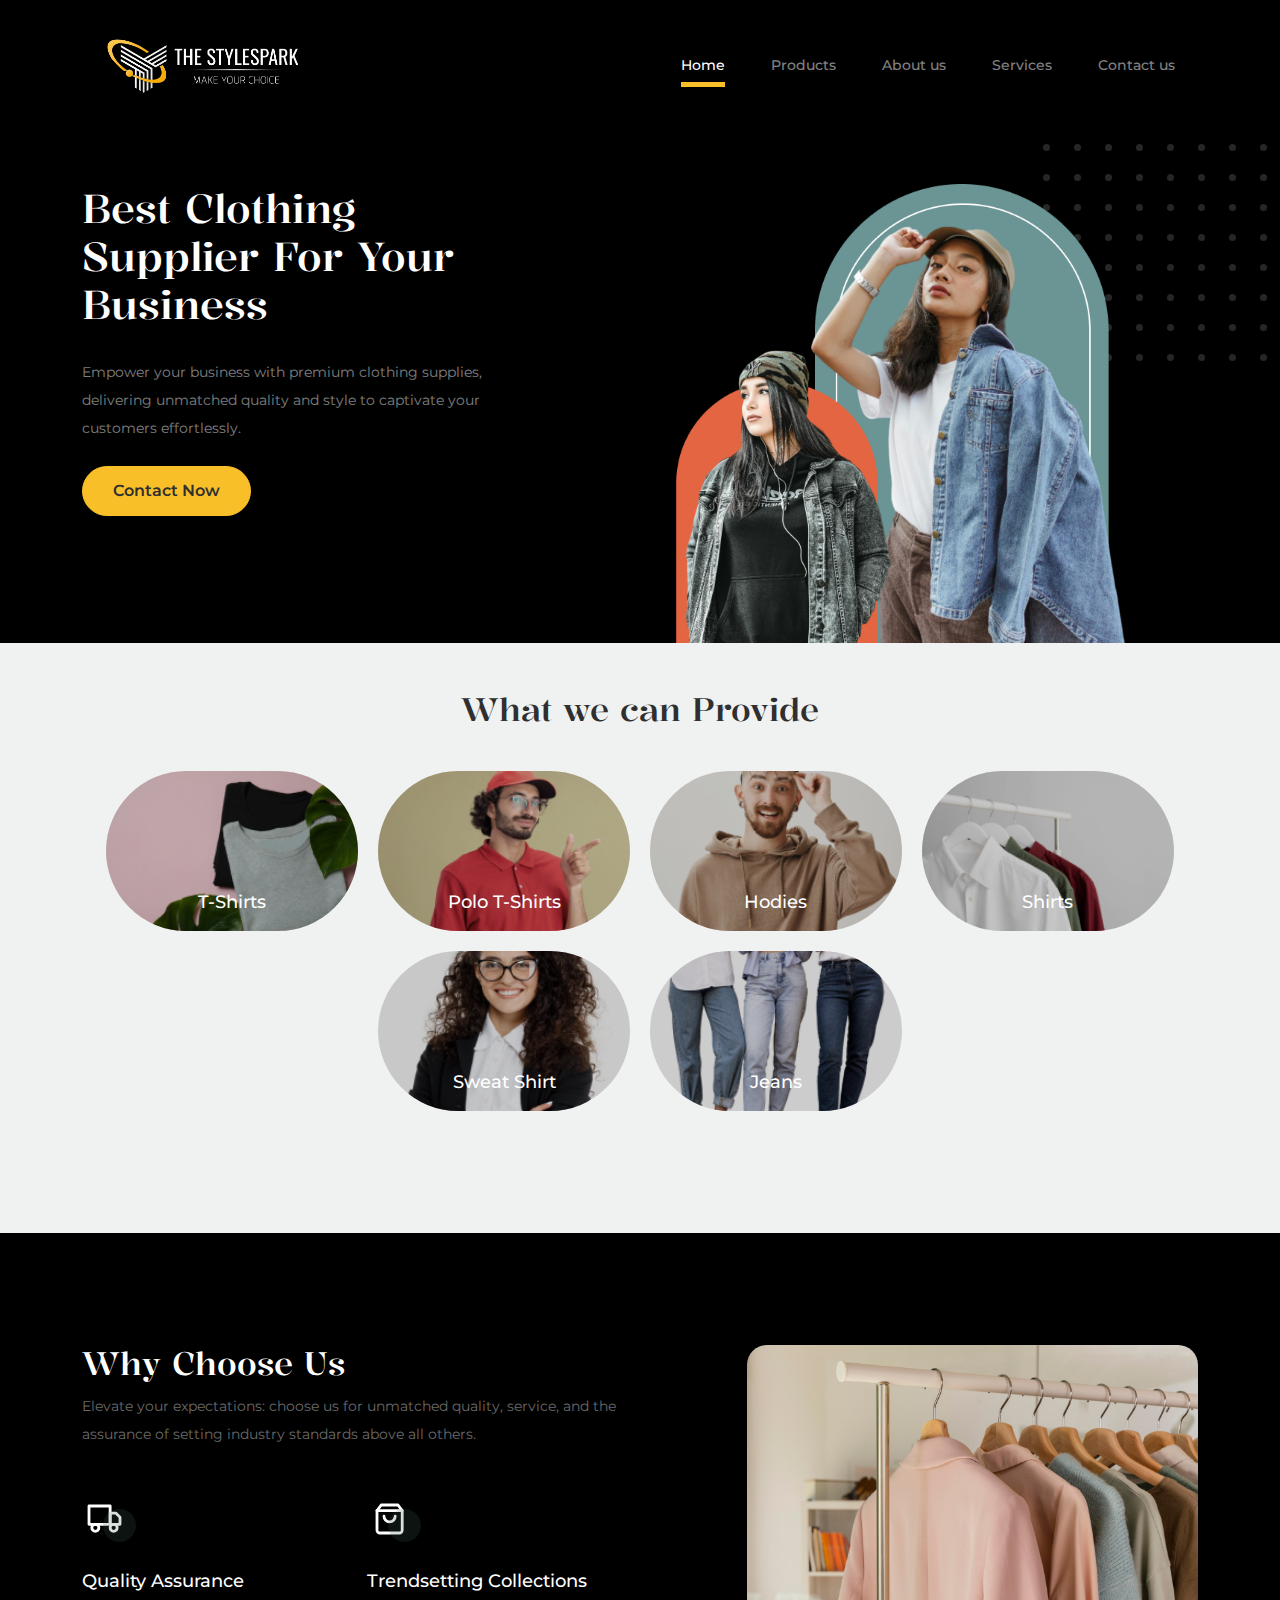
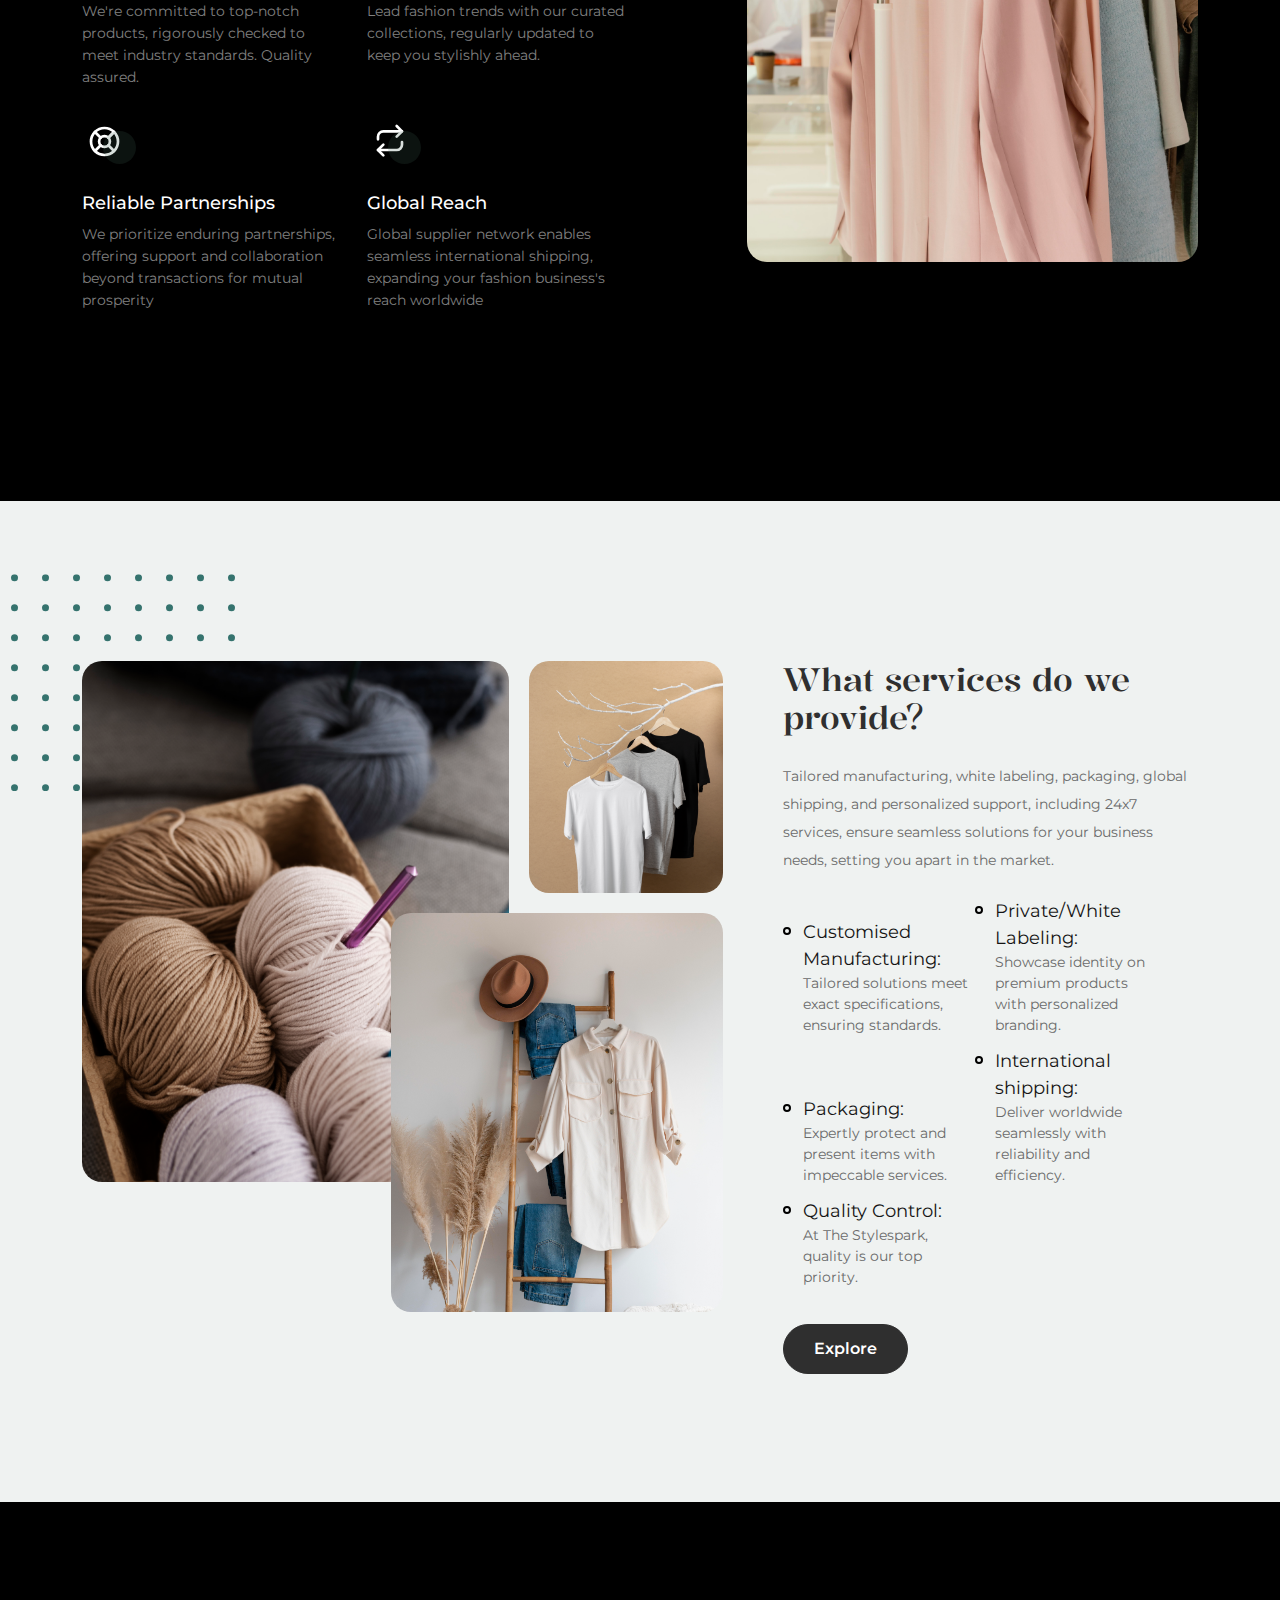
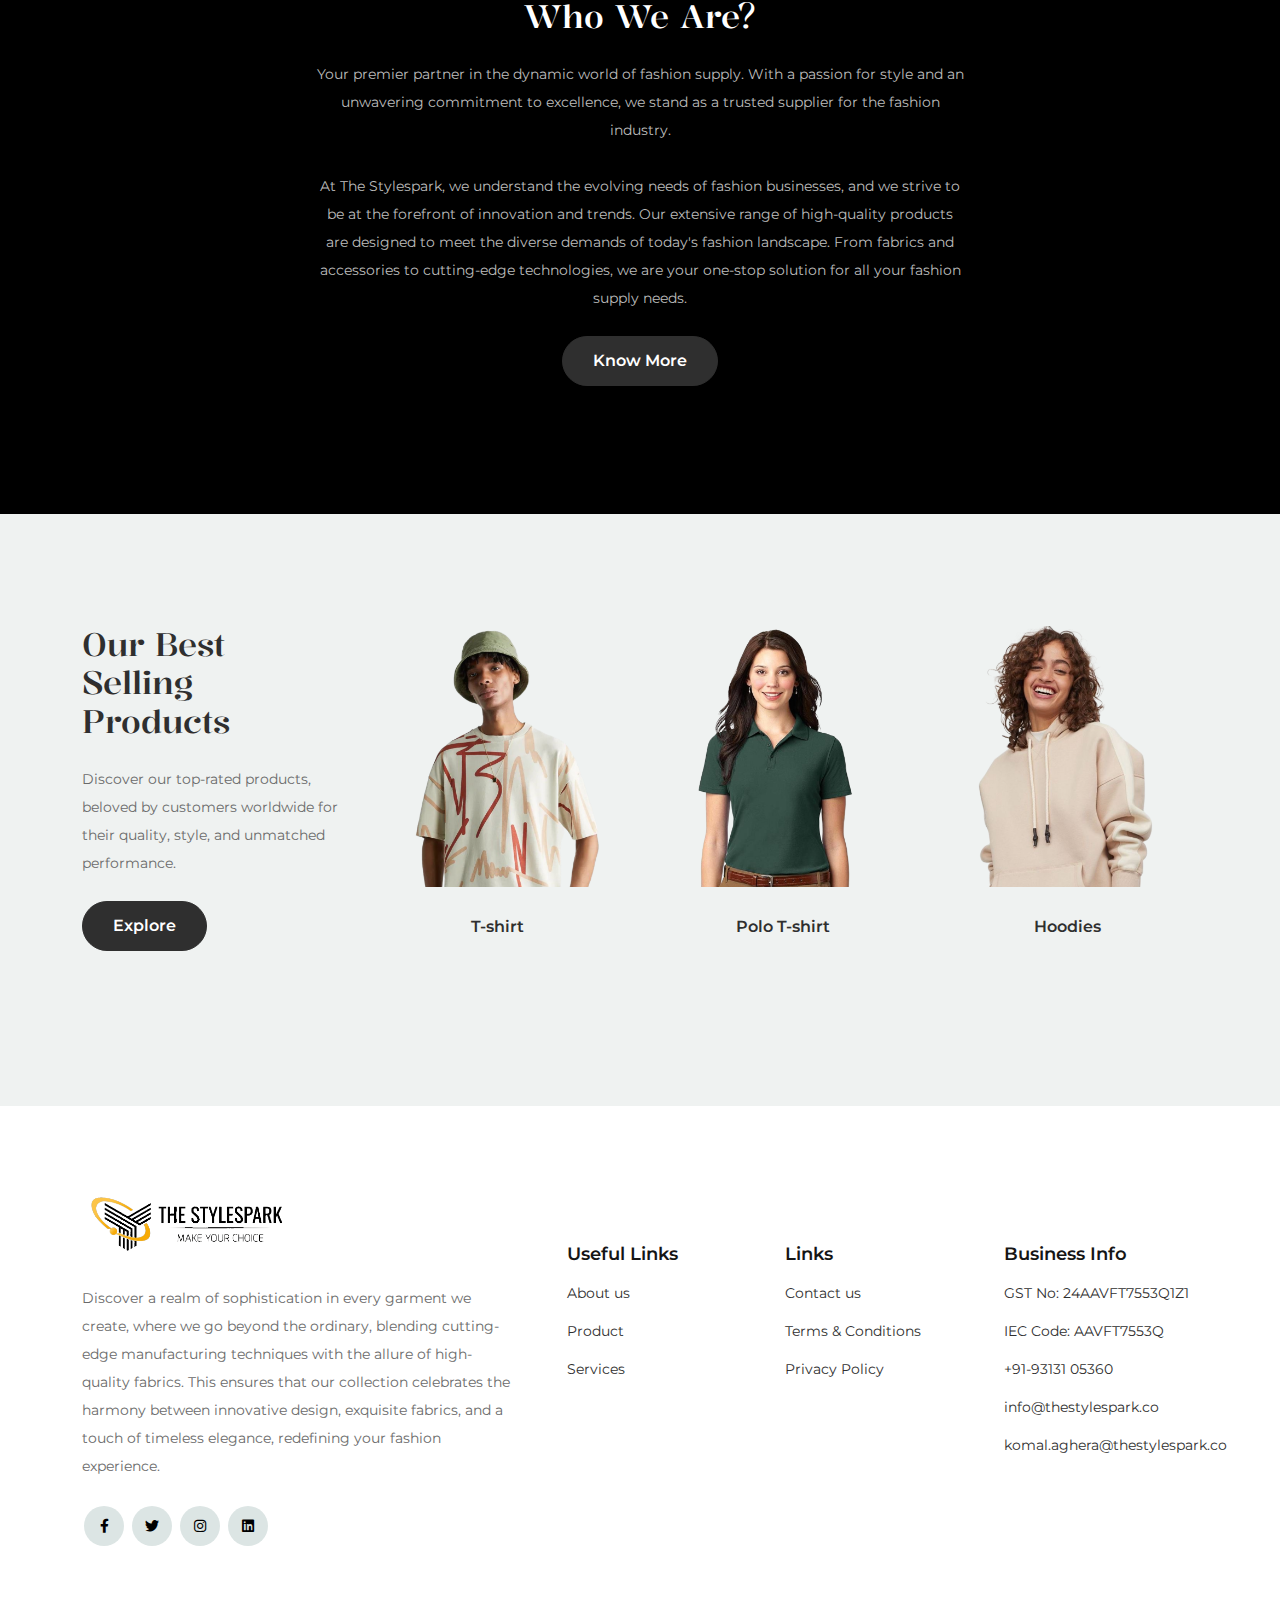
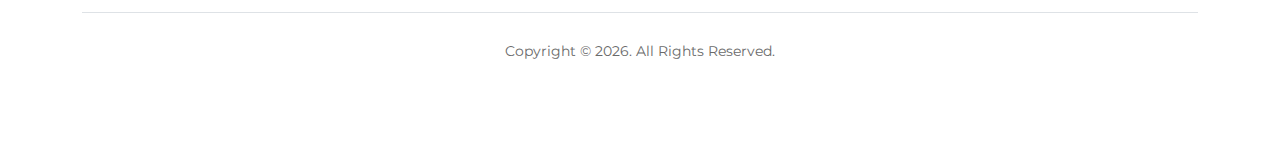
<file: index.html>
<!doctype html>
<html lang="en">

<head>
	<meta charset="utf-8">
	<meta name="viewport" content="width=device-width, initial-scale=1, shrink-to-fit=no">
	<meta name="author" content="Untree.co">
	<link rel="shortcut icon" href="favicon.ico">

	<meta name="description"
		content="Empower your business with premium clothing supplies, delivering unmatched quality and style to captivate your customers effortlessly.">
	<meta name="keywords"
		content="Customised Manufacturing, Private Labeling, White Labeling, 24/7 Support, Packaging, International shipping, Sustainability, Timely Delivery, Hoodies, T-Shirt, Over Size T-Shirt, Hoodies, man Hoodies, Printed Shirt, Polo T-Shirt, Full Sleeve T-Shirt, Round Neck T-Shirt, jeans, Clothing Export, Fashion, Apparel, Garments, Textiles, Wholesale, Supplier, Manufacturer, Exporter, Fashion Industry, Clothing Business, Wholesale Clothing, Apparel Supplier, Fashion Export, Garment Export, Textile Export, Clothing Supplier, Fashion Supplier, Trendy Clothing, Fashionable Apparel, Stylish Garments, Export Quality Clothing, Clothing Manufacturer, Textile Manufacturer, Clothing Distributor, Fashion Distributor, Clothing Wholesaler, Fashion Wholesaler, Garment Wholesaler, Textile Wholesaler, Clothing Retailer, Fashion Retailer, Garment Retailer, Textile Retailer, Clothing Brand, Fashion Brand, Garment Brand, Textile Brand, High-Quality Clothing, Premium Apparel, Top-notch Garments, Quality Textiles">
	<title>The StylesPark - Best Clothing Supplier For Your Business</title>

	<link href="css/bootstrap.min.css" rel="stylesheet">
	<link href="https://cdnjs.cloudflare.com/ajax/libs/font-awesome/6.0.0-beta3/css/all.min.css" rel="stylesheet">
	<link href="css/tiny-slider.css" rel="stylesheet">
	<link href="css/style.css" rel="stylesheet">

	<!-- Advanced SEO -->

	<!-- SEO Meta Tags -->
	<meta name="author" content="Daxesh Aghera - The StylesPark">

	<!-- Open Graph Meta Tags -->
	<meta property="og:title" content="The StylesPark">
	<meta property="og:description"
		content="Empower your business with premium clothing supplies, delivering unmatched quality and style to captivate your customers effortlessly.">
	<meta property="og:image" content="https://thestylespark.co/images/logo.jpg">
	<meta property="og:url" content="https://thestylespark.co/">
	<meta property="og:type" content="website">

	<!-- Twitter Meta Tags -->
	<meta name="twitter:card" content="summary_large_image">
	<meta name="twitter:title" content="The StylesPark">
	<meta name="twitter:description"
		content="Empower your business with premium clothing supplies, delivering unmatched quality and style to captivate your customers effortlessly.">
	<meta name="twitter:image" content="https://thestylespark.co/images/logo.jpg">

	<!-- Advanced SEO -->

	<script type="application/ld+json">
		{
		  "@context": "http://schema.org",
		  "@type": "Organization",
		  "name": "The StylesPark",
		  "url": "https://thestylespark.co/",
		  "logo": "https://thestylespark.co/images/logo.jpg",
		  "description": "Empower your business with premium clothing supplies, delivering unmatched quality and style to captivate your customers effortlessly.",
		  "address": {
			"@type": "PostalAddress",
			"addressLocality": "Surat",
			"addressRegion": "Gujarat",
			"postalCode": "395008",
			"streetAddress": "301-304 Maruti Chambers, A.K. Road, India"
		  },
		  "contactPoint": {
			"@type": "ContactPoint",
			"contactType": "Customer Support",
			"telephone": "+91-93131 05360",
			"email": "info@thestylespark.co"
		  }
		}
		</script>
</head>

<body>
	<!-- Start Header/Navigation -->
	<nav class="custom-navbar navbar navbar navbar-expand-md navbar-dark bg-dark" arial-label="Furni navigation bar">
		<div class="container">
			<a class="nav-link" href="/">
				<img src="images/logo.png" style="width: 220px;" alt="Image" class="img-fluid">
			</a>

			<button class="navbar-toggler" type="button" data-bs-toggle="collapse" data-bs-target="#navbarsFurni"
				aria-controls="navbarsFurni" aria-expanded="false" aria-label="Toggle navigation">
				<span class="navbar-toggler-icon"></span>
			</button>

			<div class="collapse navbar-collapse" id="navbarsFurni">
				<ul class="custom-navbar-nav navbar-nav ms-auto mb-2 mb-md-0">
					<li class="nav-item active">
						<a class="nav-link" href="/">Home</a>
					</li>
					<li><a class="nav-link" href="shop">Products</a></li>
					<li><a class="nav-link" href="about">About us</a></li>
					<li><a class="nav-link" href="services">Services</a></li>

					<li><a class="nav-link" href="contact">Contact us</a></li>
				</ul>
			</div>
		</div>
	</nav>
	<!-- End Header/Navigation -->

	<!-- Start Hero Section -->
	<div class="hero">
		<div class="container">
			<div class="row justify-content-between">
				<div class="col-lg-5">
					<div class="intro-excerpt">
						<h1>Best Clothing Supplier For Your Business</h1>
						<p class="mb-4">Empower your business with premium clothing supplies, delivering unmatched
							quality and style to captivate your customers effortlessly.</p>
						<p><a href="/contact" class="btn btn-secondary me-2">Contact Now</a></p>
					</div>
				</div>
				<div class="col-lg-7">
					<div class="hero-img-wrap">
						<img src="images/banner.png" class="img-fluid">
					</div>
				</div>
			</div>
		</div>
	</div>
	<!-- End Hero Section -->

	<!-- Start Category Section -->
	<div class="popular-product">
		<div class="container">
			<div class="row">
				<div class="col-lg-7 mt-5 mb-4 mx-auto text-center">
					<h2 class="section-title">What we can Provide</h2>
				</div>
			</div>

			<section class="category-section">
				<div class="box">
					<div class="overlay"></div>
					<img src="images/cat1.png" alt="Category 1">
					<h3 class="title">T-Shirts</h3>
				</div>
				<div class="box">
					<div class="overlay"></div>
					<img src="images/cat5.png" alt="Category 5">
					<h3 class="title">Polo T-Shirts</h3>
				</div>
				<div class="box">
					<div class="overlay"></div>
					<img src="images/cat2.png" alt="Category 2">
					<h3 class="title">Hodies</h3>
				</div>
				<div class="box">
					<div class="overlay"></div>
					<img src="images/cat3.png" alt="Category 3">
					<h3 class="title">Shirts</h3>
				</div>
				<div class="box">
					<div class="overlay"></div>
					<img src="images/cat4.png" alt="Category 4">
					<h3 class="title">Sweat Shirt</h3>
				</div>
				<div class="box">
					<div class="overlay"></div>
					<img src="images/cat6.png" alt="Category 6">
					<h3 class="title">Jeans</h3>
				</div>
			</section>
		</div>
	</div>
	<!-- End Category Section -->

	<!-- Start Why Choose Us Section -->
	<div class="why-choose-section">
		<div class="container">
			<div class="row justify-content-between">
				<div class="col-lg-6">
					<h2 class="choose-section-title">Why Choose Us</h2>
					<p>
						Elevate your expectations: choose us for unmatched quality, service, and the assurance of
						setting industry standards above all others.
					</p>

					<div class="row my-5">
						<div class="col-6 col-md-6">
							<div class="feature">
								<div class="icon">
									<img src="images/truck.svg" alt="Image" class="imf-fluid">
								</div>
								<h3>Quality Assurance</h3>
								<p>We're committed to top-notch products, rigorously checked to meet industry standards.
									Quality assured.</p>
							</div>
						</div>

						<div class="col-6 col-md-6">
							<div class="feature">
								<div class="icon">
									<img src="images/bag.svg" alt="Image" class="imf-fluid">
								</div>
								<h3>Trendsetting Collections</h3>
								<p>Lead fashion trends with our curated collections, regularly updated to keep you
									stylishly ahead.</p>
							</div>
						</div>

						<div class="col-6 col-md-6">
							<div class="feature">
								<div class="icon">
									<img src="images/support.svg" alt="Image" class="imf-fluid">
								</div>
								<h3>Reliable Partnerships</h3>
								<p>We prioritize enduring partnerships, offering support and collaboration beyond
									transactions for mutual prosperity</p>
							</div>
						</div>

						<div class="col-6 col-md-6">
							<div class="feature">
								<div class="icon">
									<img src="images/return.svg" alt="Image" class="imf-fluid">
								</div>
								<h3>Global Reach</h3>
								<p>Global supplier network enables seamless international shipping, expanding your
									fashion business's reach worldwide</p>
							</div>
						</div>

					</div>
				</div>

				<div class="col-lg-5">
					<div class="img-wrap">
						<img src="images/why-choose-us-img.png" alt="Image" class="img-fluid">
					</div>
				</div>
			</div>
		</div>
	</div>
	<!-- End Why Choose Us Section -->

	<!-- Start We Help Section -->
	<div class="we-help-section mt-5">
		<div class="container">
			<div class="row justify-content-between">
				<div class="col-lg-7 mb-5 mb-lg-0">
					<div class="imgs-grid">
						<div class="grid grid-1"><img src="images/img-grid-1.png" alt="Untree.co"></div>
						<div class="grid grid-2"><img src="images/img-grid-3.png" alt="Untree.co"></div>
						<div class="grid grid-3"><img src="images/img-grid-2.png" alt="Untree.co"></div>
					</div>
				</div>
				<div class="col-lg-5 ps-lg-5">
					<h2 class="section-title mb-4">What services do we provide?</h2>
					<p>Tailored manufacturing, white labeling, packaging, global shipping, and personalized support,
						including 24x7 services, ensure seamless solutions for your business needs, setting you
						apart in the market.</p>

					<ul class="list-unstyled custom-list my-4">
						<li>
							<b>Customised Manufacturing:</b><br /> Tailored solutions meet exact specifications,
							ensuring standards.
						</li>
						<li>
							<b>Private/White Labeling:</b><br /> Showcase identity on premium products with personalized
							branding.
						</li>
						<li>
							<b>Packaging:</b><br /> Expertly protect and present items with impeccable services.
						</li>
						<li>
							<b>International shipping:</b><br />Deliver worldwide seamlessly with reliability and
							efficiency.
						</li>
						<li>
							<b>Quality Control:</b><br />At The Stylespark, quality is our top priority.
						</li>
					</ul>
					<p><a href="/services" class="btn">Explore</a></p>
				</div>
			</div>
		</div>
	</div>
	<!-- End We Help Section -->

	<!-- Start About Section -->
	<div class="popular-product pt-5" style="background-color: black;">
		<div class="container">
			<div class="col-lg-7 mt-5 mx-auto text-center">
				<h2 class="choose-section-title">Who We Are?</h2>
				<p class="mb-4 mt-4 light-text">
					Your premier partner in the dynamic world of fashion supply. With a passion for style and an
					unwavering commitment to excellence, we stand as a trusted supplier for the fashion industry.
					<br />
					<br />
					At The Stylespark, we understand the evolving needs of fashion businesses, and we strive to be at
					the forefront of innovation and trends. Our extensive range of high-quality products are designed to
					meet the diverse demands of today's fashion landscape. From fabrics and accessories to cutting-edge
					technologies, we are your one-stop solution for all your fashion supply needs.
				</p>
				<p><a href="about" class="btn">Know More</a></p>
			</div>
		</div>
	</div>
	<!-- End About Section -->

	<!-- Start Product Section -->
	<div class="product-section">
		<div class="container">
			<div class="row">
				<div class="col-md-12 col-lg-3 mb-5 mb-lg-0">
					<h2 class="mb-4 section-title">Our Best Selling Products</h2>
					<p class="mb-4">Discover our top-rated products, beloved by customers worldwide for their quality,
						style, and unmatched performance.</p>
					<p><a href="shop" class="btn">Explore</a></p>
				</div>

				<div class="col-12 col-md-4 col-lg-3 mb-5 mb-md-0">
					<a class="product-item">
						<img src="images/product-1.png" class="img-fluid product-thumbnail">
						<h3 class="product-title">T-shirt</h3>
					</a>
				</div>

				<div class="col-12 col-md-4 col-lg-3 mb-5 mb-md-0">
					<a class="product-item">
						<img src="images/product-5.png" class="img-fluid product-thumbnail">
						<h3 class="product-title">Polo T-shirt</h3>
					</a>
				</div>

				<div class="col-12 col-md-4 col-lg-3 mb-5 mb-md-0">
					<a class="product-item">
						<img src="images/product-3.png" class="img-fluid product-thumbnail">
						<h3 class="product-title">Hoodies</h3>
					</a>
				</div>
			</div>
		</div>
	</div>
	<!-- End Product Section -->

	<!-- Start Footer Section -->
	<footer class="footer-section">
		<div class="container relative">
			<div class="row g-5 mb-5">
				<div class="col-lg-5">
					<div class="mb-4 footer-logo-wrap">
						<img src="images/logoBlack.png" style="width: 220px;" alt="Image" class="img-fluid">
					</div>
					<p class="mb-4">Discover a realm of sophistication in every garment we create, where we go beyond
						the
						ordinary, blending cutting-edge manufacturing techniques with the allure of high-quality
						fabrics.
						This ensures that our collection celebrates the harmony between innovative design, exquisite
						fabrics,
						and a touch of timeless elegance, redefining your fashion experience.</p>

					<ul class="list-unstyled custom-social">
						<li><a href="#"><span class="fa fa-brands fa-facebook-f"></span></a></li>
						<li><a href="#"><span class="fa fa-brands fa-twitter"></span></a></li>
						<li><a href="#"><span class="fa fa-brands fa-instagram"></span></a></li>
						<li><a target="_blank" href="https://www.linkedin.com/in/the-stylespark/"><span
									class="fa fa-brands fa-linkedin"></span></a></li>
					</ul>
				</div>

				<div class="col-lg-7">
					<div class="row links-wrap">
						<div class="col-6 col-sm-6 col-md-4">
							<ul class="list-unstyled">
								<li><a href="#"><b style="font-weight: 600;">Useful Links</b></a></li>
								<li><a href="about">About us</a></li>
								<li><a href="shop">Product</a></li>
								<li><a href="services">Services</a></li>
							</ul>
						</div>

						<div class="col-6 col-sm-6 col-md-4">
							<ul class="list-unstyled">
								<li><a href="#"><b style="font-weight: 600;">Links</b></a></li>
								<li><a href="contact">Contact us</a></li>
								<li><a href="#">Terms &amp; Conditions</a></li>
								<li><a href="#">Privacy Policy</a></li>
							</ul>
						</div>

						<div class="col-6 col-sm-6 col-md-4">
							<ul class="list-unstyled">
								<li><a href="#"><b style="font-weight: 600;">Business Info</b></a></li>
								<li><a href="#">GST No: 24AAVFT7553Q1Z1</a></li>
								<li><a href="#">IEC Code: AAVFT7553Q</a></li>
								<li><a href="#">+91-93131 05360</a></li>
								<li><a href="#">info@thestylespark.co</a></li>
								<li><a href="#">komal.aghera@thestylespark.co</a></li>
							</ul>
						</div>
					</div>
				</div>

			</div>

			<div class="border-top copyright">
				<p class="pt-4 text-center text-lg-center">Copyright &copy;
					<script>document.write(new Date().getFullYear());</script>. All Rights Reserved.
				</p>
			</div>
		</div>
	</footer>
	<!-- End Footer Section -->


	<!-- <script src="https://cdn.jsdelivr.net/npm/locomotive-scroll@3.5.4/dist/locomotive-scroll.js"></script>
    <script src="https://cdnjs.cloudflare.com/ajax/libs/gsap/3.12.4/gsap.min.js"
        integrity="sha512-EZI2cBcGPnmR89wTgVnN3602Yyi7muWo8y1B3a8WmIv1J9tYG+udH4LvmYjLiGp37yHB7FfaPBo8ly178m9g4Q=="
        crossorigin="anonymous" referrerpolicy="no-referrer"></script>
    <script src="https://cdnjs.cloudflare.com/ajax/libs/gsap/3.12.4/ScrollTrigger.min.js"
        integrity="sha512-OzC82YiH3UmMMs6Ydd9f2i7mS+UFL5f977iIoJ6oy07AJT+ePds9QOEtqXztSH29Nzua59fYS36knmMcv79GOg=="
        crossorigin="anonymous" referrerpolicy="no-referrer"></script> -->
	<script src="js/bootstrap.bundle.min.js"></script>
	<script src="js/tiny-slider.js"></script>
	<script src="js/custom.js"></script>
	<!-- <script src="js/scrollanim.js"></script> -->
</body>

</html>
</file>
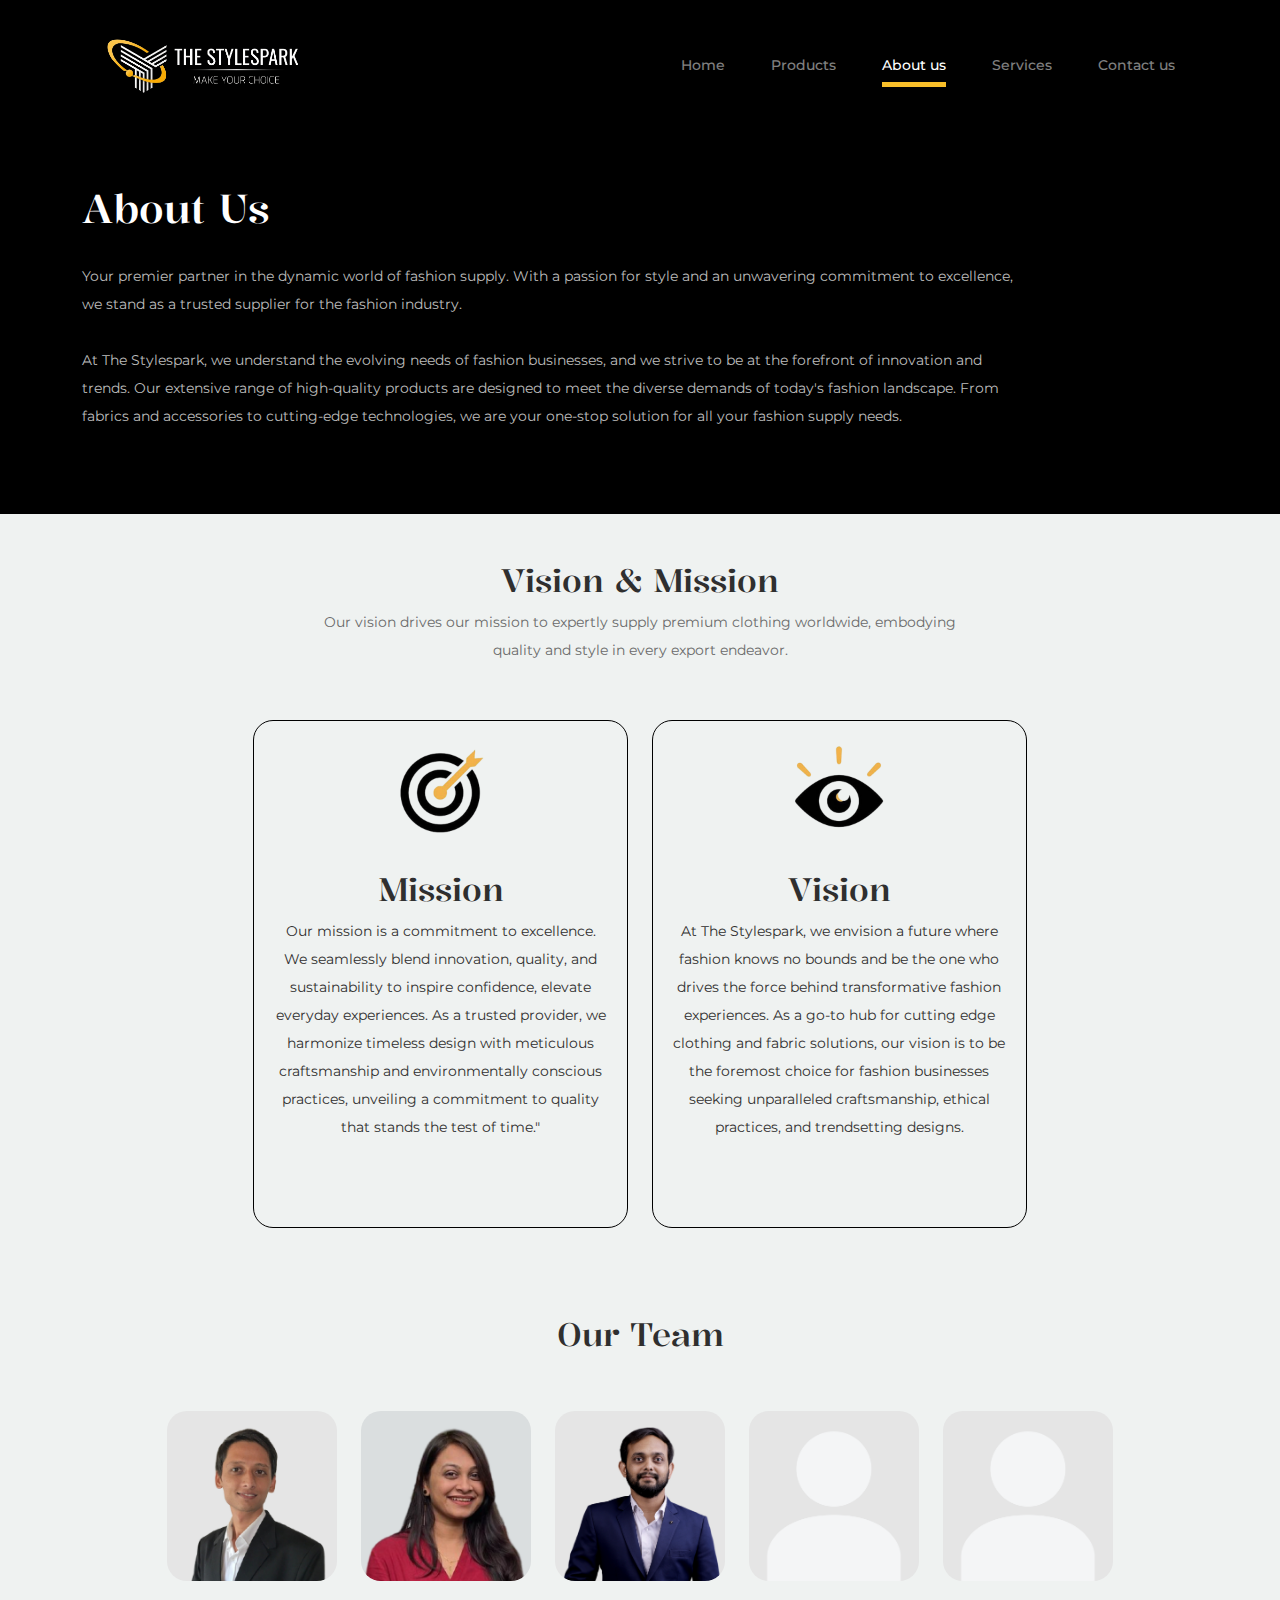
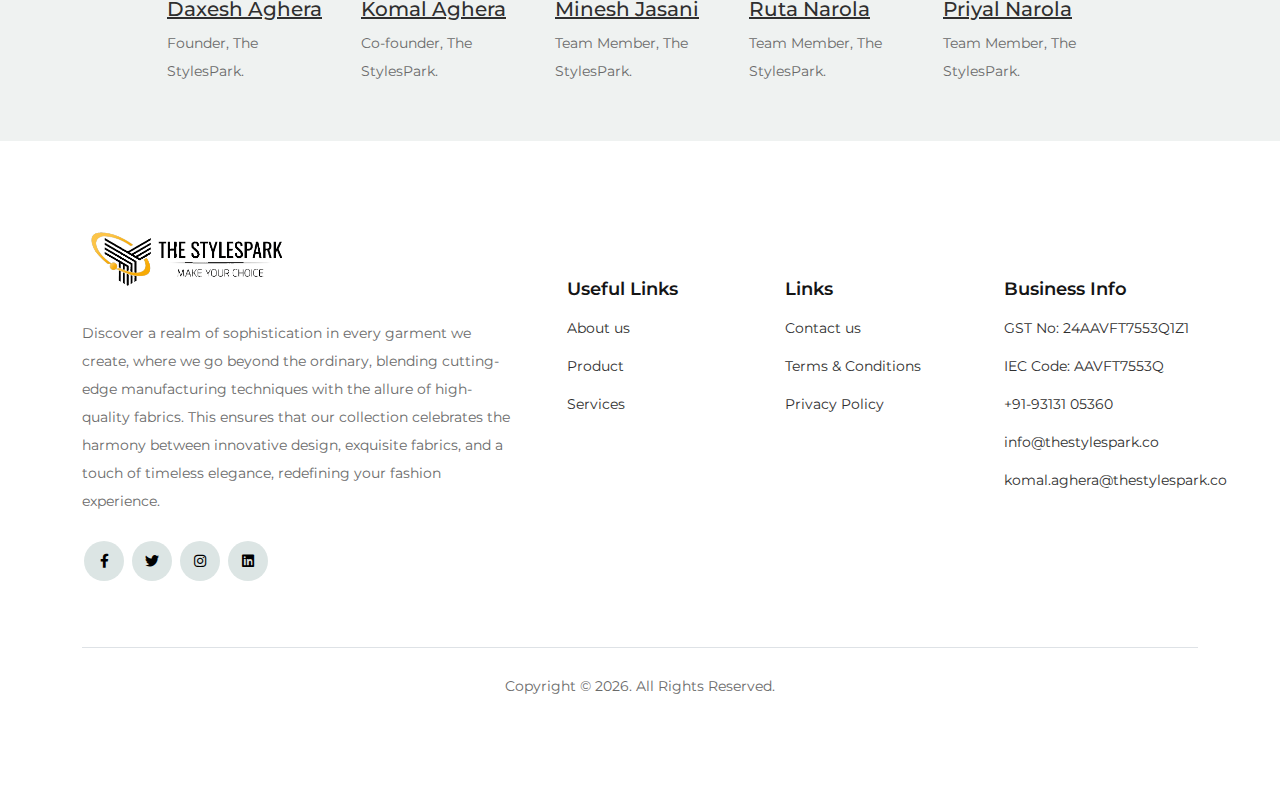
<file: about.html>
<!doctype html>
<html lang="en">

<head>
	<meta charset="utf-8">
	<!-- <meta name="viewport" content="width=device-width, initial-scale=1, shrink-to-fit=no"> -->
	<meta name="author" content="Untree.co">
	<link rel="shortcut icon" href="favicon.ico">

	<meta name="description" content="" />
	<meta name="keywords" content="bootstrap, bootstrap4" />
	<meta name="viewport" content="width=device-width, initial-scale=1, shrink-to-fit=no">

	<meta name="description" content="Empower your business with premium clothing supplies, delivering unmatched quality and style to captivate your customers effortlessly.">
    <meta name="keywords" content="Customised Manufacturing, Private Labeling, White Labeling, 24/7 Support, Packaging, International shipping, Sustainability, Timely Delivery, Hoodies, T-Shirt, Over Size T-Shirt, Hoodies, man Hoodies, Printed Shirt, Polo T-Shirt, Full Sleeve T-Shirt, Round Neck T-Shirt, jeans, Clothing Export, Fashion, Apparel, Garments, Textiles, Wholesale, Supplier, Manufacturer, Exporter, Fashion Industry, Clothing Business, Wholesale Clothing, Apparel Supplier, Fashion Export, Garment Export, Textile Export, Clothing Supplier, Fashion Supplier, Trendy Clothing, Fashionable Apparel, Stylish Garments, Export Quality Clothing, Clothing Manufacturer, Textile Manufacturer, Clothing Distributor, Fashion Distributor, Clothing Wholesaler, Fashion Wholesaler, Garment Wholesaler, Textile Wholesaler, Clothing Retailer, Fashion Retailer, Garment Retailer, Textile Retailer, Clothing Brand, Fashion Brand, Garment Brand, Textile Brand, High-Quality Clothing, Premium Apparel, Top-notch Garments, Quality Textiles">
    <title>The StylesPark - Best Clothing Supplier For Your Business</title>

	<link href="css/bootstrap.min.css" rel="stylesheet">
	<link href="https://cdnjs.cloudflare.com/ajax/libs/font-awesome/6.0.0-beta3/css/all.min.css" rel="stylesheet">
	<link href="css/tiny-slider.css" rel="stylesheet">
	<link href="css/style.css" rel="stylesheet">

	<!-- SEO Meta Tags -->
	<meta name="author" content="Daxesh Aghera - The StylesPark">

	<!-- Open Graph Meta Tags -->
	<meta property="og:title" content="The StylesPark">
	<meta property="og:description"
		content="Empower your business with premium clothing supplies, delivering unmatched quality and style to captivate your customers effortlessly.">
	<meta property="og:image" content="https://thestylespark.co/images/logo.jpg">
	<meta property="og:url" content="https://thestylespark.co/">
	<meta property="og:type" content="website">

	<!-- Twitter Meta Tags -->
	<meta name="twitter:card" content="summary_large_image">
	<meta name="twitter:title" content="The StylesPark">
	<meta name="twitter:description"
		content="Empower your business with premium clothing supplies, delivering unmatched quality and style to captivate your customers effortlessly.">
	<meta name="twitter:image" content="https://thestylespark.co/images/logo.jpg">

	<!-- Advanced SEO -->

	<script type="application/ld+json">
		{
		  "@context": "http://schema.org",
		  "@type": "Organization",
		  "name": "The StylesPark",
		  "url": "https://thestylespark.co/",
		  "logo": "https://thestylespark.co/images/logo.jpg",
		  "description": "Empower your business with premium clothing supplies, delivering unmatched quality and style to captivate your customers effortlessly.",
		  "address": {
			"@type": "PostalAddress",
			"addressLocality": "Surat",
			"addressRegion": "Gujarat",
			"postalCode": "395008",
			"streetAddress": "301-304 Maruti Chambers, A.K. Road, India"
		  },
		  "contactPoint": {
			"@type": "ContactPoint",
			"contactType": "Customer Support",
			"telephone": "+91-93131 05360",
			"email": "info@thestylespark.co"
		  }
		}
		</script>
</head>

<body>

	<!-- Start Header/Navigation -->
	<nav class="custom-navbar navbar navbar navbar-expand-md navbar-dark bg-dark" arial-label="Furni navigation bar">
		<div class="container">
			<a class="nav-link" href="/">
				<img src="images/logo.png" style="width: 220px;" alt="Image" class="img-fluid">
			</a>

			<button class="navbar-toggler" type="button" data-bs-toggle="collapse" data-bs-target="#navbarsFurni"
				aria-controls="navbarsFurni" aria-expanded="false" aria-label="Toggle navigation">
				<span class="navbar-toggler-icon"></span>
			</button>

			<div class="collapse navbar-collapse" id="navbarsFurni">
				<ul class="custom-navbar-nav navbar-nav ms-auto mb-2 mb-md-0">
					<li><a class="nav-link" href="/">Home</a></li>
					<li><a class="nav-link" href="shop">Products</a></li>
					<li class="nav-item active"><a class="nav-link" href="about">About us</a></li>
					<li><a class="nav-link" href="services">Services</a></li>
					
					<li><a class="nav-link" href="contact">Contact us</a></li>
				</ul>
			</div>
		</div>
	</nav>
	<!-- End Header/Navigation -->

	<!-- Start Hero Section -->
	<div class="hero" style="padding-bottom: calc(4rem - 10px);">
		<div class="container">
			<div class="row justify-content-between">
				<div class="col-lg-12">
					<div style="max-width: 950px">
						<h1>About Us</h1>
						<p style="color: #bdbdbd;">
							Your premier partner in the dynamic world of fashion supply. With a passion for style and an
							unwavering commitment to excellence, we stand as a trusted supplier for the fashion
							industry.
							<br />
							<br />
							At The Stylespark, we understand the evolving needs of fashion businesses, and we strive to
							be at
							the forefront of innovation and trends. Our extensive range of high-quality products are
							designed to
							meet the diverse demands of today's fashion landscape. From fabrics and accessories to
							cutting-edge
							technologies, we are your one-stop solution for all your fashion supply needs.
						</p>
					</div>
				</div>
			</div>
		</div>
	</div>
	<!-- End Hero Section -->

	<div class="product-section" style="padding: 0rem 0;">
		<div class="col-md-8 col-xl-6 col-lg-6 col-sm-8 mt-5 mb-4 mx-auto text-center">
			<h2 class="mb-2 section-title">Vision & Mission</h2>
			<p class="mb-5">Our vision drives our mission to expertly supply premium clothing worldwide, embodying
				quality and style in every export endeavor.</p>
		</div>
		<div class="container">
			<div class="p-2 row gap-4 justify-content-center">
				<div class="col-12 col-md-5 col-lg-4 mb-5"
					style="padding: 20px; border: 1px solid #000; border-radius: 20px;">
					<a class="product-item d-flex flex-column align-items-center" href="#">
						<img src="images/mission.png" style="width: 100px;" class="img-fluid product-thumbnail">
						<h2 class="mb-2 section-title">Mission</h2>
						<p>Our mission is a commitment to excellence. We seamlessly blend innovation,
							quality, and sustainability to inspire confidence, elevate everyday experiences. As a
							trusted provider, we harmonize timeless design with meticulous craftsmanship and
							environmentally conscious practices, unveiling a commitment to quality that stands the test
							of time."</p>
					</a>
				</div>

				<div class="col-12 col-md-5 col-lg-4 mb-5"
					style="padding: 20px; border: 1px solid #000; border-radius: 20px;">
					<a class="product-item d-flex flex-column align-items-center" href="#">
						<img src="images/vision.png" style="width: 100px;" class="img-fluid product-thumbnail">
						<h2 class="mb-2 section-title">Vision</h2>
						<p>At The Stylespark, we envision a future where fashion knows no bounds and be the
							one who drives the force behind transformative fashion experiences. As a go-to hub for
							cutting edge clothing and fabric solutions, our vision is to be the foremost choice for
							fashion businesses seeking unparalleled craftsmanship, ethical practices, and trendsetting
							designs.</p>
					</a>
				</div>
			</div>
		</div>
	</div>

	<!-- Start Team Section -->
	<div style="padding: 2rem 0;" class="container">

		<div class="row mb-5">
			<div class="col-lg-5 mx-auto text-center">
				<h2 class="section-title">Our Team</h2>
			</div>
		</div>

		<div class="row justify-content-center">
			<div class="col-12 col-md-6 col-lg-2 mb-5 mb-md-0">
				<img src="images/person_3.png" class="img-fluid mb-3" style="border-radius: 20px;">
				<h5 clas><a href="#"><span class="">Daxesh</span> Aghera</a></h5>
				<span class="d-block position mb-4">Founder, The StylesPark.</span>
			</div>

			<div class="col-12 col-md-6 col-lg-2 mb-5 mb-md-0">
				<img src="images/person_2.png" class="img-fluid mb-3" style="border-radius: 20px;">

				<h5 clas><a href="#"><span class="">Komal</span> Aghera</a></h5>
				<span class="d-block position mb-4">Co-founder, The StylesPark.</span>
			</div>

			<div class="col-12 col-md-6 col-lg-2 mb-5 mb-md-0">
				<img src="images/person_1.png" class="img-fluid mb-3" style="border-radius: 20px;">
				<h5 clas><a href="#"><span class="">Minesh</span> Jasani</a></h5>
				<span class="d-block position mb-4">Team Member, The StylesPark.</span>
			</div>

			<div class="col-12 col-md-6 col-lg-2 mb-5 mb-md-0">
				<img src="images/person_4.png" class="img-fluid mb-3" style="border-radius: 20px;">
				<h5 clas><a href="#"><span class="">Ruta</span> Narola</a></h5>
				<span class="d-block position mb-4">Team Member, The StylesPark.</span>
			</div>

			<div class="col-12 col-md-6 col-lg-2 mb-5 mb-md-0">
				<img src="images/person_4.png" class="img-fluid mb-3" style="border-radius: 20px;">

				<h5 clas><a href="#"><span class="">Priyal</span> Narola</a></h5>
				<span class="d-block position mb-4">Team Member, The StylesPark.</span>
			</div>
		</div>

		<div class="row justify-content-center">
		</div>
	</div>
	<!-- End Team Section -->


	<!-- Start Footer Section -->
	<footer class="footer-section">
		<div class="container relative">
			<div class="row g-5 mb-5">
				<div class="col-lg-5">
					<div class="mb-4 footer-logo-wrap">
						<img src="images/logoBlack.png" style="width: 220px;" alt="Image" class="img-fluid">
					</div>
					<p class="mb-4">Discover a realm of sophistication in every garment we create, where we go beyond
						the
						ordinary, blending cutting-edge manufacturing techniques with the allure of high-quality
						fabrics.
						This ensures that our collection celebrates the harmony between innovative design, exquisite
						fabrics,
						and a touch of timeless elegance, redefining your fashion experience.</p>
					<ul class="list-unstyled custom-social">
						<li><a href="#"><span class="fa fa-brands fa-facebook-f"></span></a></li>
						<li><a href="#"><span class="fa fa-brands fa-twitter"></span></a></li>
						<li><a href="#"><span class="fa fa-brands fa-instagram"></span></a></li>
						<li><a target="_blank" href="https://www.linkedin.com/in/the-stylespark/"><span class="fa fa-brands fa-linkedin"></span></a></li>
					</ul>
				</div>

				<div class="col-lg-7">
					<div class="row links-wrap">
						<div class="col-6 col-sm-6 col-md-4">
							<ul class="list-unstyled">
								<li><a href="#"><b style="font-weight: 600;">Useful Links</b></a></li>
								<li><a href="about">About us</a></li>
								<li><a href="shop">Product</a></li>
								<li><a href="services">Services</a></li>
							</ul>
						</div>

						<div class="col-6 col-sm-6 col-md-4">
							<ul class="list-unstyled">
								<li><a href="#"><b style="font-weight: 600;">Links</b></a></li>
								<li><a href="contact">Contact us</a></li>
								<li><a href="#">Terms &amp; Conditions</a></li>
								<li><a href="#">Privacy Policy</a></li>
							</ul>
						</div>

						<div class="col-6 col-sm-6 col-md-4">
							<ul class="list-unstyled">
								<li><a href="#"><b style="font-weight: 600;">Business Info</b></a></li>
								<li><a href="#">GST No: 24AAVFT7553Q1Z1</a></li>
								<li><a href="#">IEC Code: AAVFT7553Q</a></li>
								<li><a href="#">+91-93131 05360</a></li>
								<li><a href="#">info@thestylespark.co</a></li>
								<li><a href="#">komal.aghera@thestylespark.co</a></li>
							</ul>
						</div>
					</div>
				</div>

			</div>

			<div class="border-top copyright">
				<p class="pt-4 text-center text-lg-center">Copyright &copy;
					<script>document.write(new Date().getFullYear());</script>. All Rights Reserved. 
				</p>
			</div>
		</div>
	</footer>
	<!-- End Footer Section -->

	<script src="js/bootstrap.bundle.min.js"></script>
	<script src="js/tiny-slider.js"></script>
	<script src="js/custom.js"></script>
</body>

</html>
</file>
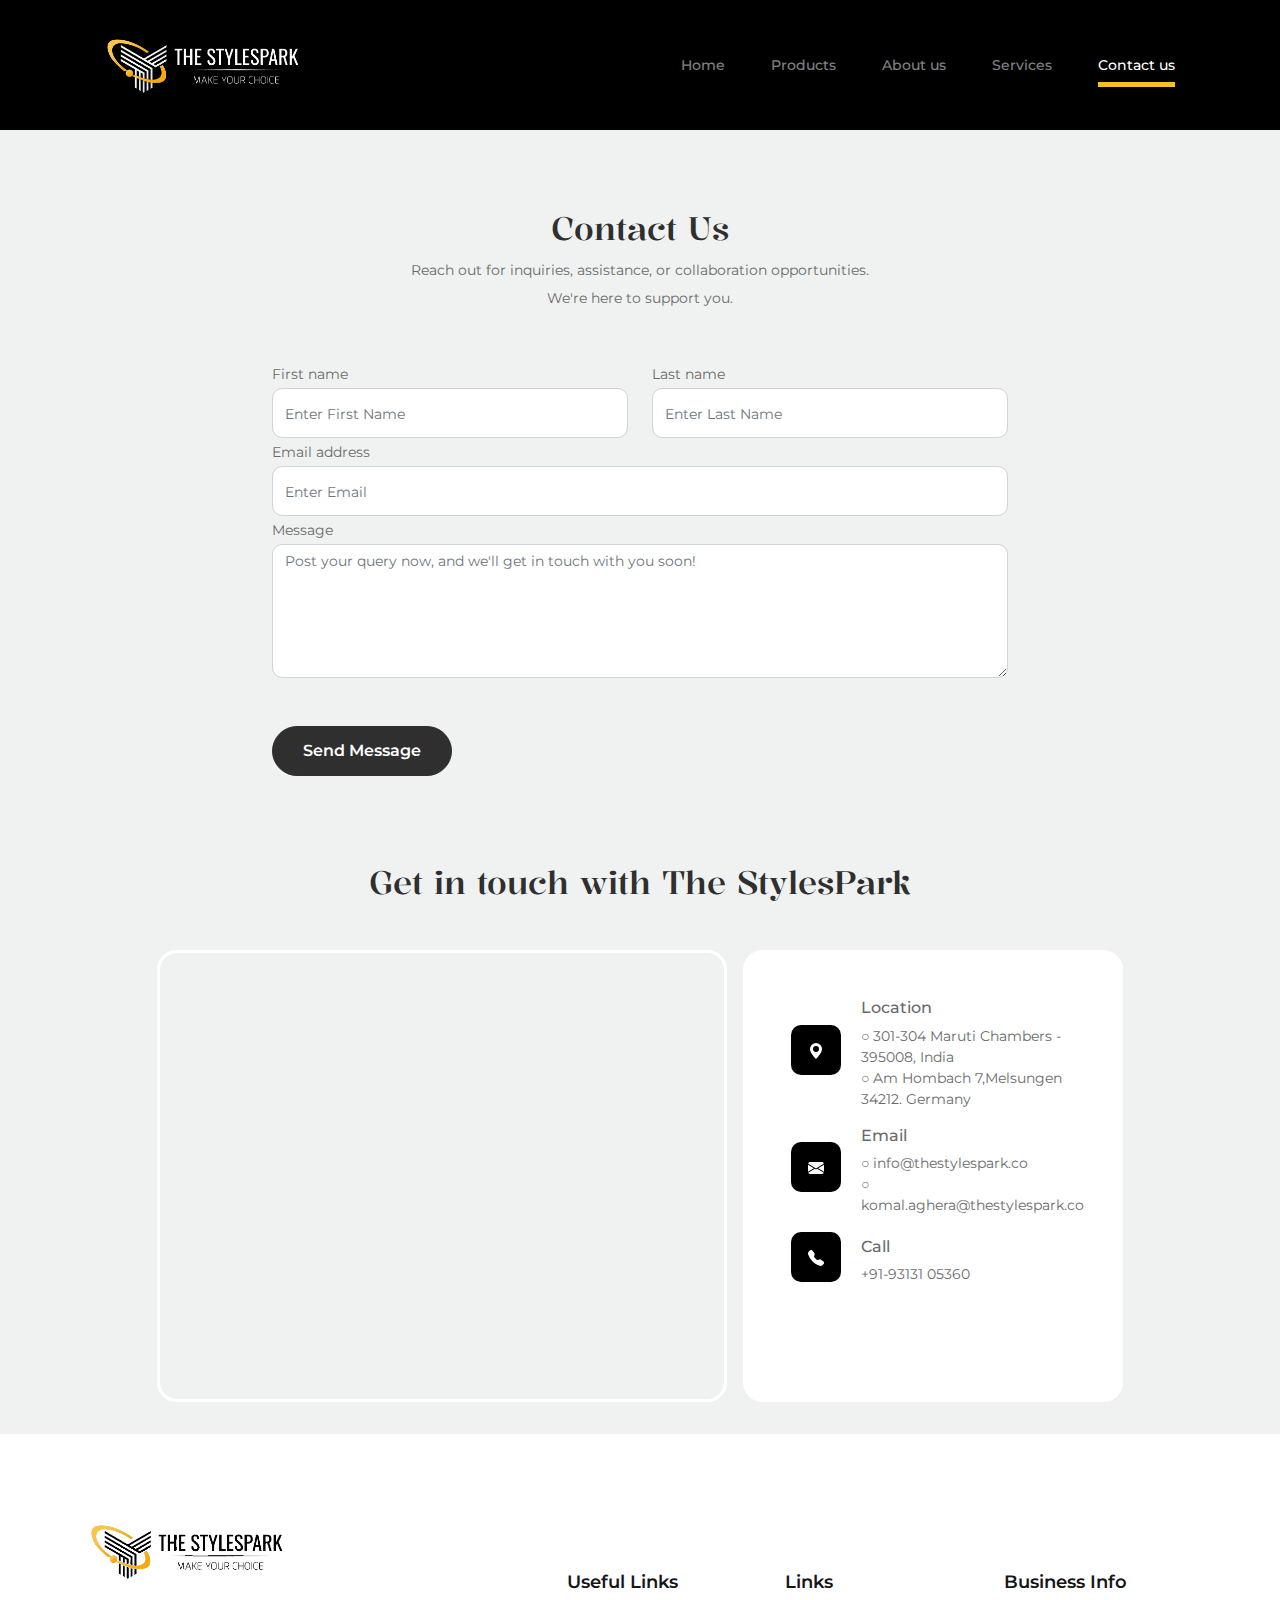
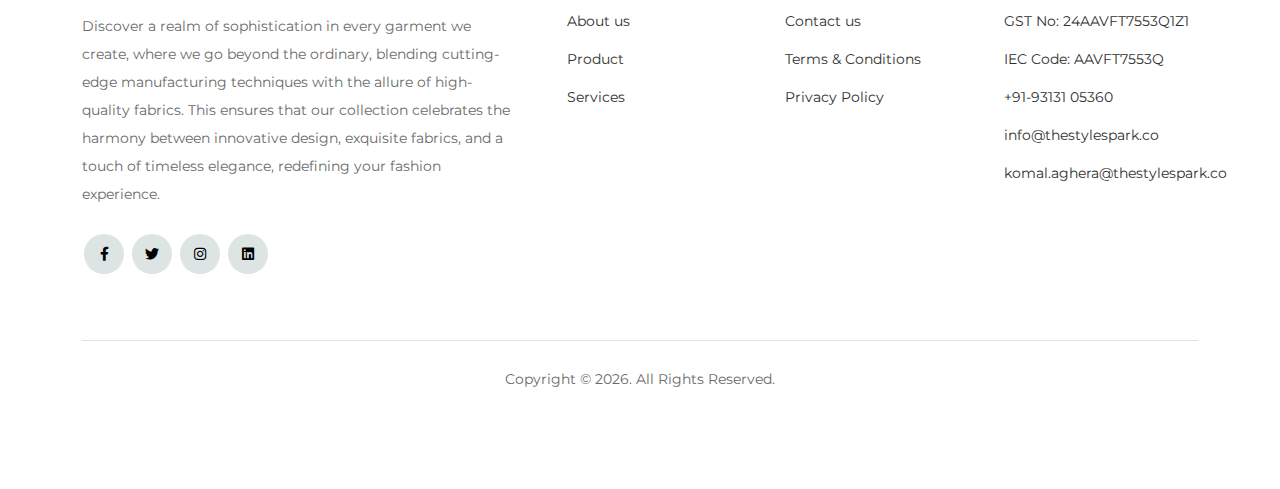
<file: contact.html>
<!doctype html>
<html lang="en">

<head>
	<meta charset="utf-8">
	<meta name="viewport" content="width=device-width, initial-scale=1, shrink-to-fit=no">
	<meta name="author" content="Untree.co">
	<link rel="shortcut icon" href="favicon.ico">

	<meta name="description" content="" />
	<meta name="keywords" content="bootstrap, bootstrap4" />

	<meta name="description"
		content="Empower your business with premium clothing supplies, delivering unmatched quality and style to captivate your customers effortlessly.">
	<meta name="keywords"
		content="Customised Manufacturing, Private Labeling, White Labeling, 24/7 Support, Packaging, International shipping, Sustainability, Timely Delivery, Hoodies, T-Shirt, Over Size T-Shirt, Hoodies, man Hoodies, Printed Shirt, Polo T-Shirt, Full Sleeve T-Shirt, Round Neck T-Shirt, jeans, Clothing Export, Fashion, Apparel, Garments, Textiles, Wholesale, Supplier, Manufacturer, Exporter, Fashion Industry, Clothing Business, Wholesale Clothing, Apparel Supplier, Fashion Export, Garment Export, Textile Export, Clothing Supplier, Fashion Supplier, Trendy Clothing, Fashionable Apparel, Stylish Garments, Export Quality Clothing, Clothing Manufacturer, Textile Manufacturer, Clothing Distributor, Fashion Distributor, Clothing Wholesaler, Fashion Wholesaler, Garment Wholesaler, Textile Wholesaler, Clothing Retailer, Fashion Retailer, Garment Retailer, Textile Retailer, Clothing Brand, Fashion Brand, Garment Brand, Textile Brand, High-Quality Clothing, Premium Apparel, Top-notch Garments, Quality Textiles">
	<title>The StylesPark - Best Clothing Supplier For Your Business</title>

	<link href="css/bootstrap.min.css" rel="stylesheet">
	<link href="https://cdnjs.cloudflare.com/ajax/libs/font-awesome/6.0.0-beta3/css/all.min.css" rel="stylesheet">
	<link href="css/tiny-slider.css" rel="stylesheet">
	<link href="css/style.css" rel="stylesheet">

	<!-- SEO Meta Tags -->
	<meta name="author" content="Daxesh Aghera - The StylesPark">

	<!-- Open Graph Meta Tags -->
	<meta property="og:title" content="The StylesPark">
	<meta property="og:description"
		content="Empower your business with premium clothing supplies, delivering unmatched quality and style to captivate your customers effortlessly.">
	<meta property="og:image" content="https://thestylespark.co/images/logo.jpg">
	<meta property="og:url" content="https://thestylespark.co/">
	<meta property="og:type" content="website">

	<!-- Twitter Meta Tags -->
	<meta name="twitter:card" content="summary_large_image">
	<meta name="twitter:title" content="The StylesPark">
	<meta name="twitter:description"
		content="Empower your business with premium clothing supplies, delivering unmatched quality and style to captivate your customers effortlessly.">
	<meta name="twitter:image" content="https://thestylespark.co/images/logo.jpg">

	<!-- Advanced SEO -->

	<script type="application/ld+json">
		{
		  "@context": "http://schema.org",
		  "@type": "Organization",
		  "name": "The StylesPark",
		  "url": "https://thestylespark.co/",
		  "logo": "https://thestylespark.co/images/logo.jpg",
		  "description": "Empower your business with premium clothing supplies, delivering unmatched quality and style to captivate your customers effortlessly.",
		  "address": {
			"@type": "PostalAddress",
			"addressLocality": "Surat",
			"addressRegion": "Gujarat",
			"postalCode": "395008",
			"streetAddress": "301-304 Maruti Chambers, A.K. Road, India"
		  },
		  "contactPoint": {
			"@type": "ContactPoint",
			"contactType": "Customer Support",
			"telephone": "+91-93131 05360",
			"email": "info@thestylespark.co"
		  }
		}
		</script>

	<script>
		function submitForm() {
			var form = document.getElementById("contactForm");
			var submitBtn = document.getElementById("submitBtn");
			form.addEventListener("submit", function (event) {
				event.preventDefault();
				submitBtn.disabled = true;
				var loader = document.createElement("span");
				loader.className = "loader";
				submitBtn.appendChild(loader);
				var formData = new FormData(form);
				fetch("https://script.google.com/macros/s/AKfycbwuuZkLjjF9YoTGwE_yqVf--ZvaB7Z4jbwg2iJrmUR6KNeyBwM0U_Ib2OnlAF6E0Ok-/exec", {
					method: "POST",
					body: formData
				})
					.then(response => {
						if (response.ok) {
							alert("Your message received!");
							form.reset();
						} else {
							alert("An error occurred. Please try again.");
						}
					})
					.catch(error => {
						console.error('Error:', error);
						alert("An error occurred. Please try again.");
					})
					.finally(() => {
						submitBtn.removeChild(loader);
						submitBtn.disabled = false;
					});
			});
		}
	</script>
</head>

<body>

	<!-- Start Header/Navigation -->
	<nav class="custom-navbar navbar navbar navbar-expand-md navbar-dark bg-dark" arial-label="Furni navigation bar">
		<div class="container">
			<a class="nav-link" href="/">
				<img src="images/logo.png" style="width: 220px;" alt="Image" class="img-fluid">
			</a>

			<button class="navbar-toggler" type="button" data-bs-toggle="collapse" data-bs-target="#navbarsFurni"
				aria-controls="navbarsFurni" aria-expanded="false" aria-label="Toggle navigation">
				<span class="navbar-toggler-icon"></span>
			</button>

			<div class="collapse navbar-collapse" id="navbarsFurni">
				<ul class="custom-navbar-nav navbar-nav ms-auto mb-2 mb-md-0">
					<li><a class="nav-link" href="/">Home</a></li>
					<li><a class="nav-link" href="shop">Products</a></li>
					<li><a class="nav-link" href="about">About us</a></li>
					<li><a class="nav-link" href="services">Services</a></li>
					<li class="nav-item active"><a class="nav-link" href="contact">Contact us</a></li>
				</ul>
			</div>
		</div>
	</nav>
	<!-- End Header/Navigation -->

	<!-- Start Hero Section -->
	<!-- <div class="hero">
		<div class="container">
			<div class="row justify-content-between">
				<div class="col-lg-5">
					<div class="intro-excerpt">
						<h1>Contact</h1>
						<p class="mb-4">Donec vitae odio quis nisl dapibus malesuada. Nullam ac aliquet velit. Aliquam
							vulputate velit imperdiet dolor tempor tristique.</p>
						<p><a href="" class="btn btn-secondary me-2">Shop Now</a><a href="#"
								class="btn btn-white-outline">Explore</a></p>
					</div>
				</div>
				<div class="col-lg-7">
					<div class="hero-img-wrap">
						<img src="images/couch.png" class="img-fluid">
					</div>
				</div>
			</div>
		</div>
	</div> -->
	<!-- End Hero Section -->


	<!-- Start Contact Form -->
	<div class="untree_co-section" style="padding: 2rem 0;">
		<div class="container">
			<div class="col-md-8 col-xl-5 col-lg-5 col-sm-8 mt-5 mb-4 mx-auto text-center">
				<h2 class="mb-2 section-title">Contact Us</h2>
				<p class="mb-5">Reach out for inquiries, assistance, or collaboration opportunities. We're here to
					support you.</p>
			</div>

			<div class="block">
				<div class="row justify-content-center">
					<div class="col-md-8 col-lg-8 pb-4">
						<form id="contactForm">
							<div class="row">
								<div class="col-6">
									<div class="form-group">
										<label class="text-black" for="fname">First name</label>
										<input required name="firstname" placeholder="Enter First Name" type="text"
											class="form-control" id="fname">
									</div>
								</div>
								<div class="col-6">
									<div class="form-group">
										<label class="text-black" for="lname">Last name</label>
										<input required name="lastname" placeholder="Enter Last Name" type="text"
											class="form-control" id="lname">
									</div>
								</div>
							</div>
							<div class="form-group">
								<label class="text-black" for="email">Email address</label>
								<input required name="email" placeholder="Enter Email" type="email" class="form-control"
									id="email">
							</div>

							<div class="form-group mb-5">
								<label class="text-black" for="message">Message</label>
								<textarea required name="message"
									placeholder="Post your query now, and we'll get in touch with you soon!" name=""
									class="form-control" id="message" cols="30" rows="5"></textarea>
							</div>
							<button id="submitBtn" type="submit"
								class="btn btn-primary-hover-outline d-flex align-items-center">Send
								Message</button>
						</form>
						<script>
							submitForm(); // Call the function to handle form submission
						</script>
					</div>
				</div>
			</div>
		</div>
	</div>
	<!-- End Contact Form -->

	<div class="untree_co-section" style="padding: 2rem 0;">
		<div class="container">
			<div class="mb-5 mx-auto text-center">
				<h2 class="mb-2 section-title">Get in touch with The StylesPark</h2>
			</div>

			<div class="row gap-3 justify-content-center">
				<div class="col-md-12 col-lg-6 bg-white"
					style="border-radius: 20px; padding: 0; overflow: hidden; border: 3px solid #fff;">
					<iframe
						src="https://www.google.com/maps/embed?pb=!1m18!1m12!1m3!1d12790.390915399757!2d72.84461850422505!3d21.221213741748432!2m3!1f0!2f0!3f0!3m2!1i1024!2i768!4f13.1!3m3!1m2!1s0x3be04ee1c9d8e2fb%3A0xb557db2f8c5ee9e3!2sMaruti%20Chambers%201%2C%20Ashwinikumar%20Cir%2C%20Hari%20Om%20Society%2C%20Ram%20Baug%2C%20Dharam%20Nagar%2C%20Surat%2C%20Gujarat%20395008!5e0!3m2!1sen!2sin!4v1713433504332!5m2!1sen!2sin"
						width="100%" height="100%" style="border:0;" allowfullscreen="" loading="lazy"
						referrerpolicy="no-referrer-when-downgrade"></iframe>
				</div>
				<div class="col-md-12 col-lg-4 p-5" style="background-color: #fff; border-radius: 20px;">
					<div class="mb-5">

						<div class="service no-shadow align-items-center link horizontal d-flex active"
							data-aos="fade-left" data-aos-delay="0">
							<div class="service-icon color-1 mb-4">
								<svg xmlns="http://www.w3.org/2000/svg" width="16" height="16" fill="currentColor"
									class="bi bi-geo-alt-fill" viewBox="0 0 16 16">
									<path
										d="M8 16s6-5.686 6-10A6 6 0 0 0 2 6c0 4.314 6 10 6 10zm0-7a3 3 0 1 1 0-6 3 3 0 0 1 0 6z" />
								</svg>
							</div>
							<div class="service-contents">
								<h6>Location</h6>
								<p>
									<span style="font-weight: bold;">○</span> 301-304 Maruti Chambers - 395008, India
									<br />
									<span style="font-weight: bold;">○</span> Am Hombach 7,Melsungen 34212. Germany
								</p>
							</div>
						</div>

						<div class="service no-shadow align-items-center link horizontal d-flex active"
							data-aos="fade-left" data-aos-delay="0">
							<div class="service-icon color-1 mb-4">
								<svg xmlns="http://www.w3.org/2000/svg" width="16" height="16" fill="currentColor"
									class="bi bi-envelope-fill" viewBox="0 0 16 16">
									<path
										d="M.05 3.555A2 2 0 0 1 2 2h12a2 2 0 0 1 1.95 1.555L8 8.414.05 3.555zM0 4.697v7.104l5.803-3.558L0 4.697zM6.761 8.83l-6.57 4.027A2 2 0 0 0 2 14h12a2 2 0 0 0 1.808-1.144l-6.57-4.027L8 9.586l-1.239-.757zm3.436-.586L16 11.801V4.697l-5.803 3.546z" />
								</svg>
							</div>
							<div class="service-contents">
								<h6>Email</h6>
								<p>
									<span style="font-weight: bold;">○</span> info@thestylespark.co
									<br />
									<span style="font-weight: bold;">○</span> komal.aghera@thestylespark.co
								</p>
							</div>
						</div>

						<div class="service no-shadow align-items-center link horizontal d-flex active"
							data-aos="fade-left" data-aos-delay="0">
							<div class="service-icon color-1 mb-4">
								<svg xmlns="http://www.w3.org/2000/svg" width="16" height="16" fill="currentColor"
									class="bi bi-telephone-fill" viewBox="0 0 16 16">
									<path fill-rule="evenodd"
										d="M1.885.511a1.745 1.745 0 0 1 2.61.163L6.29 2.98c.329.423.445.974.315 1.494l-.547 2.19a.678.678 0 0 0 .178.643l2.457 2.457a.678.678 0 0 0 .644.178l2.189-.547a1.745 1.745 0 0 1 1.494.315l2.306 1.794c.829.645.905 1.87.163 2.611l-1.034 1.034c-.74.74-1.846 1.065-2.877.702a18.634 18.634 0 0 1-7.01-4.42 18.634 18.634 0 0 1-4.42-7.009c-.362-1.03-.037-2.137.703-2.877L1.885.511z" />
								</svg>
							</div>
							<div class="service-contents">
								<h6>Call</h6>
								<p>+91-93131 05360</p>
							</div>
						</div>
					</div>
				</div>
			</div>
		</div>
	</div>



	<!-- Start Footer Section -->
	<footer class="footer-section">
		<div class="container relative">
			<div class="row g-5 mb-5">
				<div class="col-lg-5">
					<div class="mb-4 footer-logo-wrap">
						<img src="images/logoBlack.png" style="width: 220px;" alt="Image" class="img-fluid">
					</div>
					<p class="mb-4">Discover a realm of sophistication in every garment we create, where we go beyond
						the
						ordinary, blending cutting-edge manufacturing techniques with the allure of high-quality
						fabrics.
						This ensures that our collection celebrates the harmony between innovative design, exquisite
						fabrics,
						and a touch of timeless elegance, redefining your fashion experience.</p>

					<ul class="list-unstyled custom-social">
						<li><a href="#"><span class="fa fa-brands fa-facebook-f"></span></a></li>
						<li><a href="#"><span class="fa fa-brands fa-twitter"></span></a></li>
						<li><a href="#"><span class="fa fa-brands fa-instagram"></span></a></li>
						<li><a target="_blank" href="https://www.linkedin.com/in/the-stylespark/"><span
									class="fa fa-brands fa-linkedin"></span></a></li>
					</ul>
				</div>

				<div class="col-lg-7">
					<div class="row links-wrap">
						<div class="col-6 col-sm-6 col-md-4">
							<ul class="list-unstyled">
								<li><a href="#"><b style="font-weight: 600;">Useful Links</b></a></li>
								<li><a href="about">About us</a></li>
								<li><a href="shop">Product</a></li>
								<li><a href="services">Services</a></li>
							</ul>
						</div>

						<div class="col-6 col-sm-6 col-md-4">
							<ul class="list-unstyled">
								<li><a href="#"><b style="font-weight: 600;">Links</b></a></li>
								<li><a href="contact">Contact us</a></li>
								<li><a href="#">Terms &amp; Conditions</a></li>
								<li><a href="#">Privacy Policy</a></li>
							</ul>
						</div>

						<div class="col-6 col-sm-6 col-md-4">
							<ul class="list-unstyled">
								<li><a href="#"><b style="font-weight: 600;">Business Info</b></a></li>
								<li><a href="#">GST No: 24AAVFT7553Q1Z1</a></li>
								<li><a href="#">IEC Code: AAVFT7553Q</a></li>
								<li><a href="#">+91-93131 05360</a></li>
								<li><a href="#">info@thestylespark.co</a></li>
								<li><a href="#">komal.aghera@thestylespark.co</a></li>
							</ul>
						</div>
					</div>
				</div>

			</div>

			<div class="border-top copyright">
				<p class="pt-4 text-center text-lg-center">Copyright &copy;
					<script>document.write(new Date().getFullYear());</script>. All Rights Reserved.
				</p>
			</div>
		</div>
	</footer>
	<!-- End Footer Section -->


	<script src="js/bootstrap.bundle.min.js"></script>
	<script src="js/tiny-slider.js"></script>
	<script src="js/custom.js"></script>
</body>

</html>
</file>
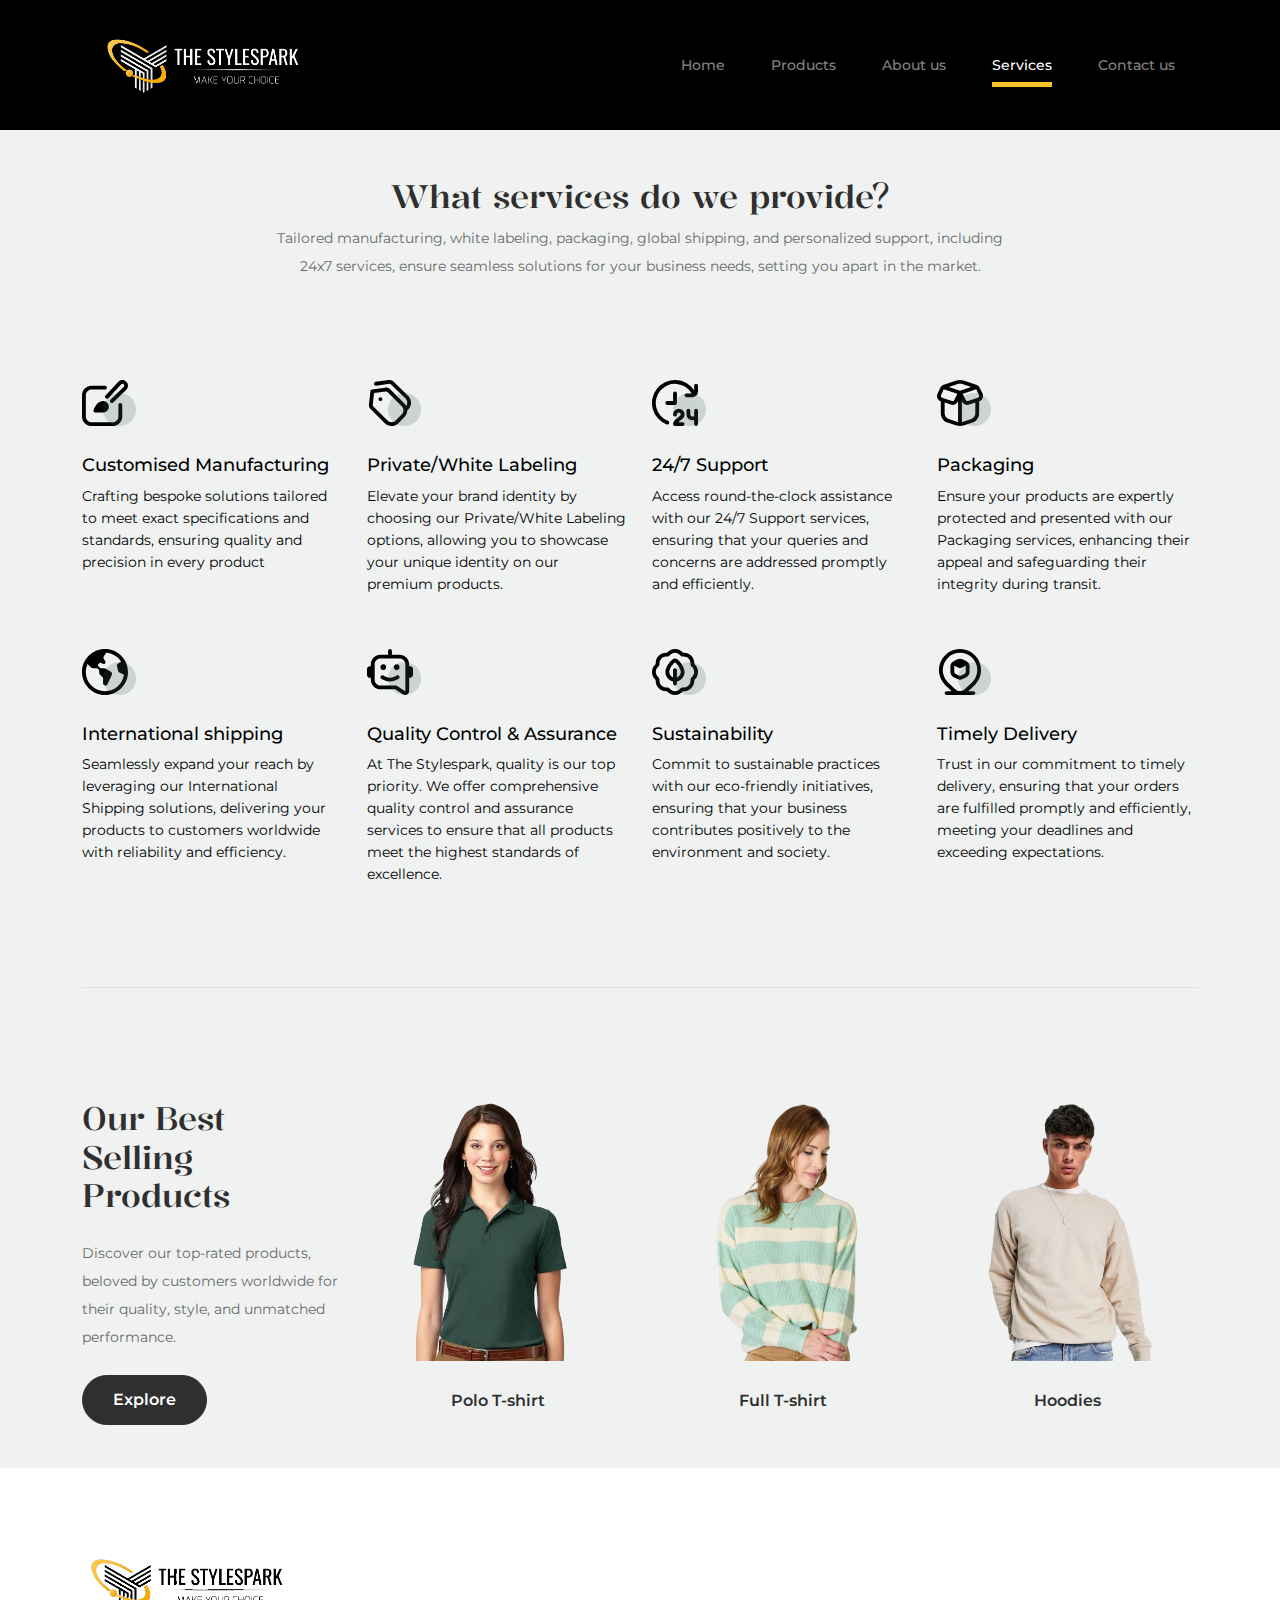
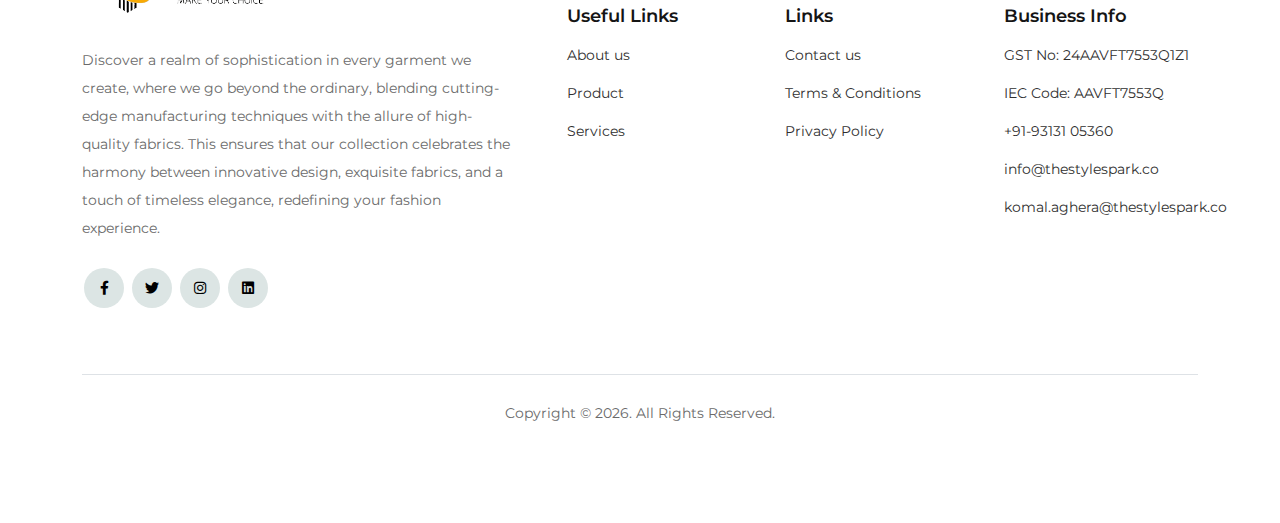
<file: services.html>
<!doctype html>
<html lang="en">

<head>
	<meta charset="utf-8">
	<meta name="viewport" content="width=device-width, initial-scale=1, shrink-to-fit=no">
	<meta name="author" content="Untree.co">
	<link rel="shortcut icon" href="favicon.ico">

	<meta name="description" content="" />
	<meta name="keywords" content="bootstrap, bootstrap4" />

	<meta name="description" content="Empower your business with premium clothing supplies, delivering unmatched quality and style to captivate your customers effortlessly.">
    <meta name="keywords" content="Customised Manufacturing, Private Labeling, White Labeling, 24/7 Support, Packaging, International shipping, Sustainability, Timely Delivery, Hoodies, T-Shirt, Over Size T-Shirt, Hoodies, man Hoodies, Printed Shirt, Polo T-Shirt, Full Sleeve T-Shirt, Round Neck T-Shirt, jeans, Clothing Export, Fashion, Apparel, Garments, Textiles, Wholesale, Supplier, Manufacturer, Exporter, Fashion Industry, Clothing Business, Wholesale Clothing, Apparel Supplier, Fashion Export, Garment Export, Textile Export, Clothing Supplier, Fashion Supplier, Trendy Clothing, Fashionable Apparel, Stylish Garments, Export Quality Clothing, Clothing Manufacturer, Textile Manufacturer, Clothing Distributor, Fashion Distributor, Clothing Wholesaler, Fashion Wholesaler, Garment Wholesaler, Textile Wholesaler, Clothing Retailer, Fashion Retailer, Garment Retailer, Textile Retailer, Clothing Brand, Fashion Brand, Garment Brand, Textile Brand, High-Quality Clothing, Premium Apparel, Top-notch Garments, Quality Textiles">
    <title>The StylesPark - Best Clothing Supplier For Your Business</title>

	<link href="css/bootstrap.min.css" rel="stylesheet">
	<link href="https://cdnjs.cloudflare.com/ajax/libs/font-awesome/6.0.0-beta3/css/all.min.css" rel="stylesheet">
	<link href="css/tiny-slider.css" rel="stylesheet">
	<link href="css/style.css" rel="stylesheet">

	<!-- SEO Meta Tags -->
	<meta name="author" content="Daxesh Aghera - The StylesPark">

	<!-- Open Graph Meta Tags -->
	<meta property="og:title" content="The StylesPark">
	<meta property="og:description"
		content="Empower your business with premium clothing supplies, delivering unmatched quality and style to captivate your customers effortlessly.">
	<meta property="og:image" content="https://thestylespark.co/images/logo.jpg">
	<meta property="og:url" content="https://thestylespark.co/">
	<meta property="og:type" content="website">

	<!-- Twitter Meta Tags -->
	<meta name="twitter:card" content="summary_large_image">
	<meta name="twitter:title" content="The StylesPark">
	<meta name="twitter:description"
		content="Empower your business with premium clothing supplies, delivering unmatched quality and style to captivate your customers effortlessly.">
	<meta name="twitter:image" content="https://thestylespark.co/images/logo.jpg">

	<!-- Advanced SEO -->

	<script type="application/ld+json">
		{
		  "@context": "http://schema.org",
		  "@type": "Organization",
		  "name": "The StylesPark",
		  "url": "https://thestylespark.co/",
		  "logo": "https://thestylespark.co/images/logo.jpg",
		  "description": "Empower your business with premium clothing supplies, delivering unmatched quality and style to captivate your customers effortlessly.",
		  "address": {
			"@type": "PostalAddress",
			"addressLocality": "Surat",
			"addressRegion": "Gujarat",
			"postalCode": "395008",
			"streetAddress": "301-304 Maruti Chambers, A.K. Road, India"
		  },
		  "contactPoint": {
			"@type": "ContactPoint",
			"contactType": "Customer Support",
			"telephone": "+91-93131 05360",
			"email": "info@thestylespark.co"
		  }
		}
		</script>
</head>

<body>
	<nav class="custom-navbar navbar navbar navbar-expand-md navbar-dark bg-dark" arial-label="Furni navigation bar">
		<div class="container">
			<a class="nav-link" href="/">
				<img src="images/logo.png" style="width: 220px;" alt="Image" class="img-fluid">
			</a>

			<button class="navbar-toggler" type="button" data-bs-toggle="collapse" data-bs-target="#navbarsFurni"
				aria-controls="navbarsFurni" aria-expanded="false" aria-label="Toggle navigation">
				<span class="navbar-toggler-icon"></span>
			</button>

			<div class="collapse navbar-collapse" id="navbarsFurni">
				<ul class="custom-navbar-nav navbar-nav ms-auto mb-2 mb-md-0">
					<li><a class="nav-link" href="/">Home</a></li>
					<li><a class="nav-link" href="shop">Products</a></li>
					<li><a class="nav-link" href="about">About us</a></li>
					<li class="nav-item active"><a class="nav-link" href="services">Services</a></li>
					<li><a class="nav-link" href="contact">Contact us</a></li>
				</ul>
			</div>
		</div>
	</nav>
	<!-- End Header/Navigation -->

	<!-- Start Hero Section -->
	<!-- <div class="hero">
		<div class="container">
			<div class="row justify-content-between">
				<div class="col-lg-5">
					<div class="intro-excerpt">
						<h1>Services</h1>
						<p class="mb-4">Donec vitae odio quis nisl dapibus malesuada. Nullam ac aliquet velit. Aliquam
							vulputate velit imperdiet dolor tempor tristique.</p>
					</div>
				</div>
				<div class="col-lg-7">
					<div class="hero-img-wrap">
						<img src="images/couch.png" class="img-fluid">
					</div>
				</div>
			</div>
		</div>
	</div> -->
	<!-- End Hero Section -->



	<!-- Start Why Choose Us Section -->
	<div class="why-choose-section" style="background-color: transparent; padding: 0%;">
		<div class="container">
			<div class="col-md-8 col-xl-8 col-lg-8 col-sm-12 mt-5 mb-4 mx-auto text-center">
				<h2 class="mb-2 section-title">What services do we provide?</h2>
				<p class="mb-5">Tailored manufacturing, white labeling, packaging, global shipping, and personalized
					support, including 24x7 services, ensure seamless solutions for your business needs, setting
					you
					apart in the market.</p>
			</div>
			<div class="row" style="margin-top: 100px;">
				<div class="col-6 col-md-6 col-lg-3 mb-4">
					<div class="feature">
						<div class="icon">
							<img src="images/5.svg" style="width: 46px;" alt="Image" class="imf-fluid">
						</div>
						<h3 style="color: black;">Customised Manufacturing</h3>
						<p style="color: black;">Crafting bespoke solutions tailored to meet exact specifications and
							standards, ensuring quality and precision in every product</p>
					</div>
				</div>

				<div class="col-6 col-md-6 col-lg-3 mb-4">
					<div class="feature">
						<div class="icon">
							<img src="images/8.svg" style="width: 46px;" alt="Image" class="imf-fluid">
						</div>
						<h3 style="color: black;">Private/White Labeling</h3>
						<p style="color: black;">Elevate your brand identity by choosing our Private/White Labeling
							options, allowing you to showcase your unique identity on our premium products.</p>
					</div>
				</div>

				<div class="col-6 col-md-6 col-lg-3 mb-4">
					<div class="feature">
						<div class="icon">
							<img src="images/9.svg" style="width: 46px;" alt="Image" class="imf-fluid">
						</div>
						<h3 style="color: black;">24/7 Support</h3>
						<p style="color: black;">Access round-the-clock assistance with our 24/7 Support services,
							ensuring that your queries and concerns are addressed promptly and efficiently.</p>
					</div>
				</div>

				<div class="col-6 col-md-6 col-lg-3 mb-4">
					<div class="feature">
						<div class="icon">
							<img src="images/3.svg" style="width: 46px;" alt="Image" class="imf-fluid">
						</div>
						<h3 style="color: black;">Packaging</h3>
						<p style="color: black;"> Ensure your products are expertly protected and presented with our
							Packaging services, enhancing their appeal and safeguarding their integrity during transit.
						</p>
					</div>
				</div>

				<div class="col-6 col-md-6 col-lg-3 mb-4">
					<div class="feature">
						<div class="icon">
							<img src="images/6.svg" style="width: 46px;" alt="Image" class="imf-fluid">
						</div>
						<h3 style="color: black;">International shipping</h3>
						<p style="color: black;">Seamlessly expand your reach by leveraging our International Shipping
							solutions, delivering your products to customers worldwide with reliability and efficiency.
						</p>
					</div>
				</div>

				<div class="col-6 col-md-6 col-lg-3 mb-4">
					<div class="feature">
						<div class="icon">
							<img src="images/4.svg" style="width: 46px;" alt="Image" class="imf-fluid">
						</div>
						<h3 style="color: black;">Quality Control & Assurance</h3>
						<p style="color: black;">At The Stylespark, quality is our top priority. We
							offer comprehensive quality control and assurance services to ensure that all
							products meet the highest standards of excellence.</p>
					</div>
				</div>

				<div class="col-6 col-md-6 col-lg-3 mb-4">
					<div class="feature">
						<div class="icon">
							<img src="images/2.svg" style="width: 46px;" alt="Image" class="imf-fluid">
						</div>
						<h3 style="color: black;">Sustainability</h3>
						<p style="color: black;">Commit to sustainable practices with our eco-friendly initiatives,
							ensuring that your business contributes positively to the environment and society.</p>
					</div>
				</div>

				<div class="col-6 col-md-6 col-lg-3 mb-4">
					<div class="feature">
						<div class="icon">
							<img src="images/7.svg" style="width: 46px;" alt="Image" class="imf-fluid">
						</div>
						<h3 style="color: black;">Timely Delivery</h3>
						<p style="color: black;">Trust in our commitment to timely delivery, ensuring that your orders
							are fulfilled promptly and efficiently, meeting your deadlines and exceeding expectations.
						</p>
					</div>
				</div>
			</div>
			<div class="border-top mt-5"></div>
		</div>
	</div>
	<!-- End Why Choose Us Section -->

	<!-- Start Product Section -->
	<div class="product-section" style="padding-bottom: 0;">
		<div class="container">
			<div class="row">
				<div class="col-md-12 col-lg-3 mb-5 mb-lg-0">
					<h2 class="mb-4 section-title">Our Best Selling Products</h2>
					<p class="mb-4">Discover our top-rated products, beloved by customers worldwide for their quality,
						style, and unmatched performance.</p>
					<p><a href="shop" class="btn">Explore</a></p>
				</div>

				<div class="col-12 col-md-4 col-lg-3 mb-5 mb-md-0">
					<a class="product-item" >
						<img src="images/product-5.png" class="img-fluid product-thumbnail">
						<h3 class="product-title">Polo T-shirt</h3>
					</a>
				</div>

				<div class="col-12 col-md-4 col-lg-3 mb-5 mb-md-0">
					<a class="product-item" >
						<img src="images/product-6.png" class="img-fluid product-thumbnail">
						<h3 class="product-title">Full T-shirt</h3>
					</a>
				</div>

				<div class="col-12 col-md-4 col-lg-3 mb-5 mb-md-0">
					<a class="product-item" >
						<img src="images/product-8.png" class="img-fluid product-thumbnail">
						<h3 class="product-title">Hoodies</h3>
					</a>
				</div>
			</div>
		</div>
	</div>
	<!-- End Product Section -->

	<!-- Start Footer Section -->
	<footer class="footer-section">
		<div class="container relative">
			<div class="row g-5 mb-5">
				<div class="col-lg-5">
					<div class="mb-4 footer-logo-wrap">
						<img src="images/logoBlack.png" style="width: 220px;" alt="Image" class="img-fluid">
					</div>
					<p class="mb-4">Discover a realm of sophistication in every garment we create, where we go beyond
						the
						ordinary, blending cutting-edge manufacturing techniques with the allure of high-quality
						fabrics.
						This ensures that our collection celebrates the harmony between innovative design, exquisite
						fabrics,
						and a touch of timeless elegance, redefining your fashion experience.</p>
					<ul class="list-unstyled custom-social">
						<li><a href="#"><span class="fa fa-brands fa-facebook-f"></span></a></li>
						<li><a href="#"><span class="fa fa-brands fa-twitter"></span></a></li>
						<li><a href="#"><span class="fa fa-brands fa-instagram"></span></a></li>
						<li><a target="_blank" href="https://www.linkedin.com/in/the-stylespark/"><span class="fa fa-brands fa-linkedin"></span></a></li>
					</ul>
				</div>

				<div class="col-lg-7">
					<div class="row links-wrap">
						<div class="col-6 col-sm-6 col-md-4">
							<ul class="list-unstyled">
								<li><a href="#"><b style="font-weight: 600;">Useful Links</b></a></li>
								<li><a href="about">About us</a></li>
								<li><a href="shop">Product</a></li>
								<li><a href="services">Services</a></li>
							</ul>
						</div>

						<div class="col-6 col-sm-6 col-md-4">
							<ul class="list-unstyled">
								<li><a href="#"><b style="font-weight: 600;">Links</b></a></li>
								<li><a href="contact">Contact us</a></li>
								<li><a href="#">Terms &amp; Conditions</a></li>
								<li><a href="#">Privacy Policy</a></li>
							</ul>
						</div>

						<div class="col-6 col-sm-6 col-md-4">
							<ul class="list-unstyled">
								<li><a href="#"><b style="font-weight: 600;">Business Info</b></a></li>
								<li><a href="#">GST No: 24AAVFT7553Q1Z1</a></li>
								<li><a href="#">IEC Code: AAVFT7553Q</a></li>
								<li><a href="#">+91-93131 05360</a></li>
								<li><a href="#">info@thestylespark.co</a></li>
								<li><a href="#">komal.aghera@thestylespark.co</a></li>
							</ul>
						</div>
					</div>
				</div>

			</div>

			<div class="border-top copyright">
				<p class="pt-4 text-center text-lg-center">Copyright &copy;
					<script>document.write(new Date().getFullYear());</script>. All Rights Reserved. 
				</p>
			</div>
		</div>
	</footer>
	<!-- End Footer Section -->


	<script src="js/bootstrap.bundle.min.js"></script>
	<script src="js/tiny-slider.js"></script>
	<script src="js/custom.js"></script>
</body>

</html>
</file>
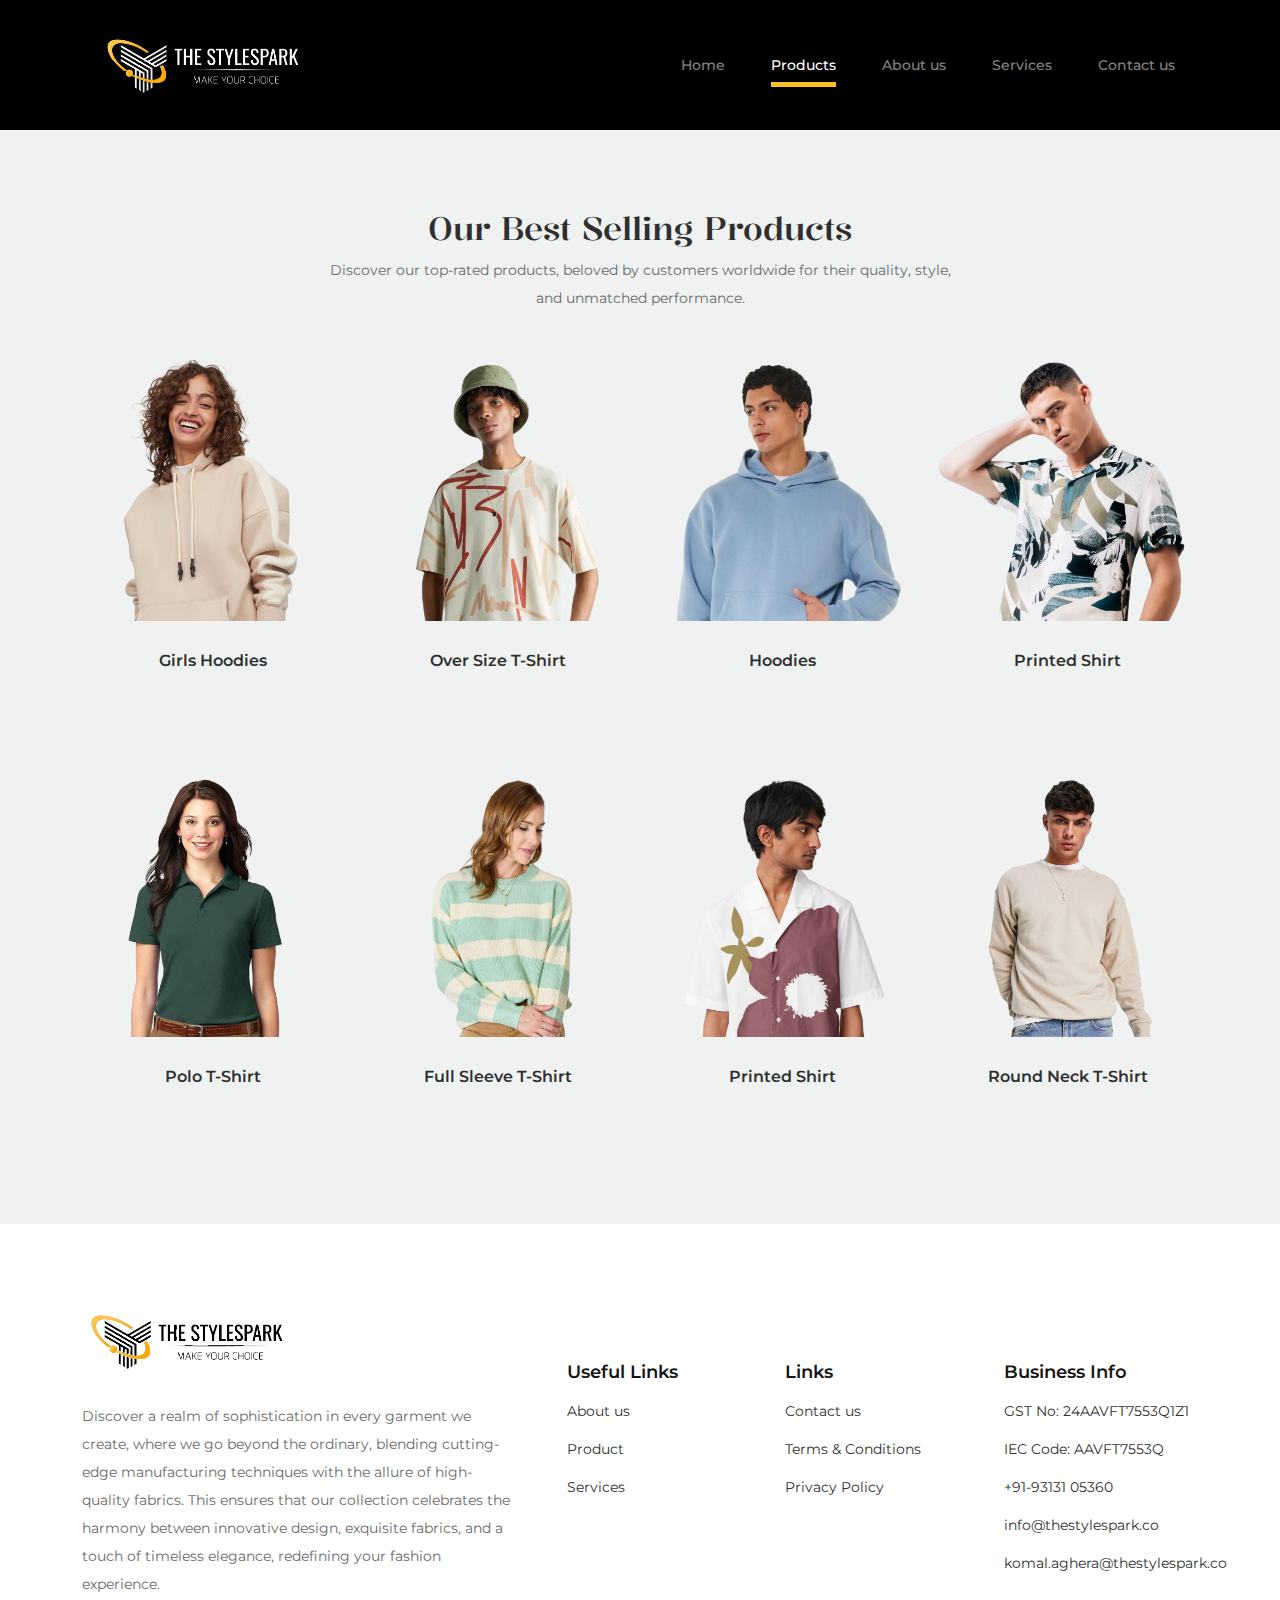
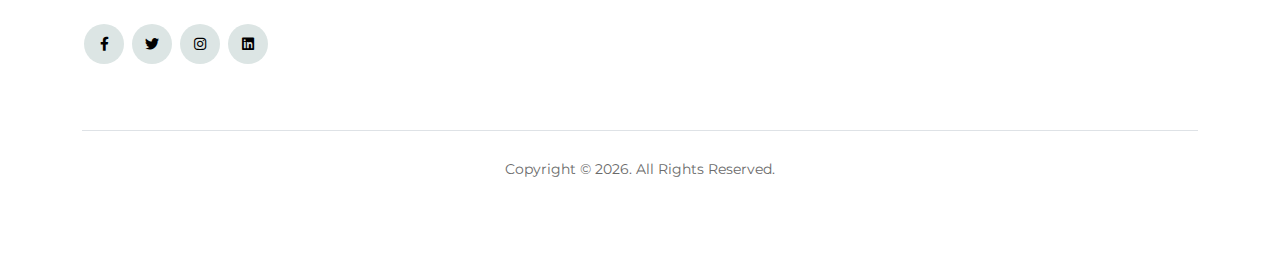
<file: shop.html>
<!doctype html>
<html lang="en">

<head>
	<meta charset="utf-8">
	<meta name="viewport" content="width=device-width, initial-scale=1, shrink-to-fit=no">
	<meta name="author" content="Untree.co">
	<link rel="shortcut icon" href="favicon.ico">

	<meta name="description" content="" />
	<meta name="keywords" content="bootstrap, bootstrap4" />

	<meta name="description" content="Empower your business with premium clothing supplies, delivering unmatched quality and style to captivate your customers effortlessly.">
    <meta name="keywords" content="Customised Manufacturing, Private Labeling, White Labeling, 24/7 Support, Packaging, International shipping, Sustainability, Timely Delivery, Hoodies, T-Shirt, Over Size T-Shirt, Hoodies, man Hoodies, Printed Shirt, Polo T-Shirt, Full Sleeve T-Shirt, Round Neck T-Shirt, jeans, Clothing Export, Fashion, Apparel, Garments, Textiles, Wholesale, Supplier, Manufacturer, Exporter, Fashion Industry, Clothing Business, Wholesale Clothing, Apparel Supplier, Fashion Export, Garment Export, Textile Export, Clothing Supplier, Fashion Supplier, Trendy Clothing, Fashionable Apparel, Stylish Garments, Export Quality Clothing, Clothing Manufacturer, Textile Manufacturer, Clothing Distributor, Fashion Distributor, Clothing Wholesaler, Fashion Wholesaler, Garment Wholesaler, Textile Wholesaler, Clothing Retailer, Fashion Retailer, Garment Retailer, Textile Retailer, Clothing Brand, Fashion Brand, Garment Brand, Textile Brand, High-Quality Clothing, Premium Apparel, Top-notch Garments, Quality Textiles">
    <title>The StylesPark - Best Clothing Supplier For Your Business</title>

	<link href="css/bootstrap.min.css" rel="stylesheet">
	<link href="https://cdnjs.cloudflare.com/ajax/libs/font-awesome/6.0.0-beta3/css/all.min.css" rel="stylesheet">
	<link href="css/tiny-slider.css" rel="stylesheet">
	<link href="css/style.css" rel="stylesheet">

	<!-- SEO Meta Tags -->
	<meta name="author" content="Daxesh Aghera - The StylesPark">

	<!-- Open Graph Meta Tags -->
	<meta property="og:title" content="The StylesPark">
	<meta property="og:description"
		content="Empower your business with premium clothing supplies, delivering unmatched quality and style to captivate your customers effortlessly.">
	<meta property="og:image" content="https://thestylespark.co/images/logo.jpg">
	<meta property="og:url" content="https://thestylespark.co/">
	<meta property="og:type" content="website">

	<!-- Twitter Meta Tags -->
	<meta name="twitter:card" content="summary_large_image">
	<meta name="twitter:title" content="The StylesPark">
	<meta name="twitter:description"
		content="Empower your business with premium clothing supplies, delivering unmatched quality and style to captivate your customers effortlessly.">
	<meta name="twitter:image" content="https://thestylespark.co/images/logo.jpg">

	<!-- Advanced SEO -->

	<script type="application/ld+json">
		{
		  "@context": "http://schema.org",
		  "@type": "Organization",
		  "name": "The StylesPark",
		  "url": "https://thestylespark.co/",
		  "logo": "https://thestylespark.co/images/logo.jpg",
		  "description": "Empower your business with premium clothing supplies, delivering unmatched quality and style to captivate your customers effortlessly.",
		  "address": {
			"@type": "PostalAddress",
			"addressLocality": "Surat",
			"addressRegion": "Gujarat",
			"postalCode": "395008",
			"streetAddress": "301-304 Maruti Chambers, A.K. Road, India"
		  },
		  "contactPoint": {
			"@type": "ContactPoint",
			"contactType": "Customer Support",
			"telephone": "+91-93131 05360",
			"email": "info@thestylespark.co"
		  }
		}
		</script>
</head>

<body>
	<!-- Start Header/Navigation -->
	<nav class="custom-navbar navbar navbar navbar-expand-md navbar-dark bg-dark" arial-label="Furni navigation bar">
		<div class="container">
			<a class="nav-link" href="/">
				<img src="images/logo.png" style="width: 220px;" alt="Image" class="img-fluid">
			</a>

			<button class="navbar-toggler" type="button" data-bs-toggle="collapse" data-bs-target="#navbarsFurni"
				aria-controls="navbarsFurni" aria-expanded="false" aria-label="Toggle navigation">
				<span class="navbar-toggler-icon"></span>
			</button>

			<div class="collapse navbar-collapse" id="navbarsFurni">
				<ul class="custom-navbar-nav navbar-nav ms-auto mb-2 mb-md-0">
					<li><a class="nav-link" href="/">Home</a></li>
					<li class="nav-item active"><a class="nav-link" href="shop">Products</a></li>
					<li><a class="nav-link" href="about">About us</a></li>
					<li><a class="nav-link" href="services">Services</a></li>

					<li><a class="nav-link" href="contact">Contact us</a></li>
				</ul>
			</div>
		</div>
	</nav>
	<!-- End Header/Navigation -->

	<div class="untree_co-section product-section" style="padding: 2rem 0;">
		<div class="col-md-8 col-xl-6 col-lg-6 col-sm-8 mt-5 mb-4 mx-auto text-center">
			<h2 class="mb-2 section-title">Our Best Selling Products</h2>
			<p class="mb-5">Discover our top-rated products, beloved by customers worldwide for their
				quality, style, and unmatched performance.</p>
		</div>
		<div class="container">
			<div class="row">
				<div class="col-12 col-md-4 col-lg-3 mb-5">
					<a class="product-item" href="#">
						<img src="images/product-3.png" class="img-fluid product-thumbnail">
						<h3 class="product-title">Girls Hoodies</h3>
					</a>
				</div>

				<div class="col-12 col-md-4 col-lg-3 mb-5">
					<a class="product-item" href="#">
						<img src="images/product-1.png" class="img-fluid product-thumbnail">
						<h3 class="product-title">Over Size T-Shirt</h3>
					</a>
				</div>

				<div class="col-12 col-md-4 col-lg-3 mb-5">
					<a class="product-item" href="#">
						<img src="images/product-2.png" class="img-fluid product-thumbnail">
						<h3 class="product-title">Hoodies</h3>
					</a>
				</div>

				<div class="col-12 col-md-4 col-lg-3 mb-5">
					<a class="product-item" href="#">
						<img src="images/product-4.png" class="img-fluid product-thumbnail">
						<h3 class="product-title">Printed Shirt</h3>
					</a>
				</div>


				<div class="col-12 col-md-4 col-lg-3 mb-5">
					<a class="product-item" href="#">
						<img src="images/product-5.png" class="img-fluid product-thumbnail">
						<h3 class="product-title">Polo T-Shirt</h3>
					</a>
				</div>

				<div class="col-12 col-md-4 col-lg-3 mb-5">
					<a class="product-item" href="#">
						<img src="images/product-6.png" class="img-fluid product-thumbnail">
						<h3 class="product-title">Full Sleeve T-Shirt</h3>
					</a>
				</div>

				<div class="col-12 col-md-4 col-lg-3 mb-5">
					<a class="product-item" href="#">
						<img src="images/product-7.png" class="img-fluid product-thumbnail">
						<h3 class="product-title">Printed Shirt</h3>
					</a>
				</div>

				<div class="col-12 col-md-4 col-lg-3 mb-5">
					<a class="product-item" href="#">
						<img src="images/product-8.png" class="img-fluid product-thumbnail">
						<h3 class="product-title">Round Neck T-Shirt</h3>
					</a>
				</div>

			</div>
		</div>
	</div>


	<!-- Start Footer Section -->
	<footer class="footer-section">
		<div class="container relative">
			<div class="row g-5 mb-5">
				<div class="col-lg-5">
					<div class="mb-4 footer-logo-wrap">
						<img src="images/logoBlack.png" style="width: 220px;" alt="Image" class="img-fluid">
					</div>
					<p class="mb-4">Discover a realm of sophistication in every garment we create, where we go beyond
						the
						ordinary, blending cutting-edge manufacturing techniques with the allure of high-quality
						fabrics.
						This ensures that our collection celebrates the harmony between innovative design, exquisite
						fabrics,
						and a touch of timeless elegance, redefining your fashion experience.</p>
					<ul class="list-unstyled custom-social">
						<li><a href="#"><span class="fa fa-brands fa-facebook-f"></span></a></li>
						<li><a href="#"><span class="fa fa-brands fa-twitter"></span></a></li>
						<li><a href="#"><span class="fa fa-brands fa-instagram"></span></a></li>
						<li><a target="_blank" href="https://www.linkedin.com/in/the-stylespark/"><span class="fa fa-brands fa-linkedin"></span></a></li>
					</ul>
				</div>

				<div class="col-lg-7">
					<div class="row links-wrap">
						<div class="col-6 col-sm-6 col-md-4">
							<ul class="list-unstyled">
								<li><a href="#"><b style="font-weight: 600;">Useful Links</b></a></li>
								<li><a href="about">About us</a></li>
								<li><a href="shop">Product</a></li>
								<li><a href="services">Services</a></li>
							</ul>
						</div>

						<div class="col-6 col-sm-6 col-md-4">
							<ul class="list-unstyled">
								<li><a href="#"><b style="font-weight: 600;">Links</b></a></li>
								<li><a href="contact">Contact us</a></li>
								<li><a href="#">Terms &amp; Conditions</a></li>
								<li><a href="#">Privacy Policy</a></li>
							</ul>
						</div>

						<div class="col-6 col-sm-6 col-md-4">
							<ul class="list-unstyled">
								<li><a href="#"><b style="font-weight: 600;">Business Info</b></a></li>
								<li><a href="#">GST No: 24AAVFT7553Q1Z1</a></li>
								<li><a href="#">IEC Code: AAVFT7553Q</a></li>
								<li><a href="#">+91-93131 05360</a></li>
								<li><a href="#">info@thestylespark.co</a></li>
								<li><a href="#">komal.aghera@thestylespark.co</a></li>
							</ul>
						</div>
					</div>
				</div>

			</div>

			<div class="border-top copyright">
				<p class="pt-4 text-center text-lg-center">Copyright &copy;
					<script>document.write(new Date().getFullYear());</script>. All Rights Reserved.
				</p>
			</div>
		</div>
	</footer>
	<!-- End Footer Section -->

	<script src="js/bootstrap.bundle.min.js"></script>
	<script src="js/tiny-slider.js"></script>
	<script src="js/custom.js"></script>
</body>

</html>
</file>
<file: css/tiny-slider.css>
.tns-outer{padding:0 !important}.tns-outer [hidden]{display:none !important}.tns-outer [aria-controls],.tns-outer [data-action]{cursor:pointer}.tns-slider{-webkit-transition:all 0s;-moz-transition:all 0s;transition:all 0s}.tns-slider>.tns-item{-webkit-box-sizing:border-box;-moz-box-sizing:border-box;box-sizing:border-box}.tns-horizontal.tns-subpixel{white-space:nowrap}.tns-horizontal.tns-subpixel>.tns-item{display:inline-block;vertical-align:top;white-space:normal}.tns-horizontal.tns-no-subpixel:after{content:'';display:table;clear:both}.tns-horizontal.tns-no-subpixel>.tns-item{float:left}.tns-horizontal.tns-carousel.tns-no-subpixel>.tns-item{margin-right:-100%}.tns-no-calc{position:relative;left:0}.tns-gallery{position:relative;left:0;min-height:1px}.tns-gallery>.tns-item{position:absolute;left:-100%;-webkit-transition:transform 0s, opacity 0s;-moz-transition:transform 0s, opacity 0s;transition:transform 0s, opacity 0s}.tns-gallery>.tns-slide-active{position:relative;left:auto !important}.tns-gallery>.tns-moving{-webkit-transition:all 0.25s;-moz-transition:all 0.25s;transition:all 0.25s}.tns-autowidth{display:inline-block}.tns-lazy-img{-webkit-transition:opacity 0.6s;-moz-transition:opacity 0.6s;transition:opacity 0.6s;opacity:0.6}.tns-lazy-img.tns-complete{opacity:1}.tns-ah{-webkit-transition:height 0s;-moz-transition:height 0s;transition:height 0s}.tns-ovh{overflow:hidden}.tns-visually-hidden{position:absolute;left:-10000em}.tns-transparent{opacity:0;visibility:hidden}.tns-fadeIn{opacity:1;filter:alpha(opacity=100);z-index:0}.tns-normal,.tns-fadeOut{opacity:0;filter:alpha(opacity=0);z-index:-1}.tns-vpfix{white-space:nowrap}.tns-vpfix>div,.tns-vpfix>li{display:inline-block}.tns-t-subp2{margin:0 auto;width:310px;position:relative;height:10px;overflow:hidden}.tns-t-ct{width:2333.3333333%;width:-webkit-calc(100% * 70 / 3);width:-moz-calc(100% * 70 / 3);width:calc(100% * 70 / 3);position:absolute;right:0}.tns-t-ct:after{content:'';display:table;clear:both}.tns-t-ct>div{width:1.4285714%;width:-webkit-calc(100% / 70);width:-moz-calc(100% / 70);width:calc(100% / 70);height:10px;float:left}
</file>
<file: css/style.css>
@import url("https://fonts.googleapis.com/css2?family=Montserrat:wght@400;500;600;700;800&display=swap");
@import url('https://fonts.googleapis.com/css2?family=Kalnia:wght@100..700&display=swap');

html, body {
  overflow-x: hidden;
  position: relative;
}

body {
  overflow-x: hidden;
  font-family: "Montserrat", sans-serif;
  font-weight: 400;
  line-height: 28px;
  color: #6a6a6a;
  font-size: 14px;
  background-color: #eff2f1;
}

b {
  color: #151515;
  font-size: 18px;
  font-weight: 400;
}

a {
  text-decoration: none;
  -webkit-transition: .3s all ease;
  -o-transition: .3s all ease;
  transition: .3s all ease;
  color: #2f2f2f;
  text-decoration: underline;
}

a:hover {
  color: #2f2f2f;
  text-decoration: none;
}

a.more {
  font-weight: 600;
}

.custom-navbar {
  background: #000 !important;
  padding-top: 20px;
  padding-bottom: 20px;
}

.custom-navbar .navbar-brand {
  font-size: 32px;
  font-weight: 600;
}

.custom-navbar .navbar-brand>span {
  opacity: .4;
}

.custom-navbar .navbar-toggler {
  border-color: transparent;
}

.custom-navbar .navbar-toggler:active,
.custom-navbar .navbar-toggler:focus {
  -webkit-box-shadow: none;
  box-shadow: none;
  outline: none;
}

@media (min-width: 992px) {
  .custom-navbar .custom-navbar-nav li {
    margin-left: 15px;
    margin-right: 15px;
  }
}

.custom-navbar .custom-navbar-nav li a {
  font-weight: 500;
  color: #ffffff !important;
  opacity: .5;
  -webkit-transition: .3s all ease;
  -o-transition: .3s all ease;
  transition: .3s all ease;
  position: relative;
}

@media (min-width: 768px) {
  .custom-navbar .custom-navbar-nav li a:before {
    content: "";
    position: absolute;
    bottom: 0;
    left: 8px;
    right: 8px;
    background: #f9bf29;
    height: 5px;
    opacity: 1;
    visibility: visible;
    width: 0;
    -webkit-transition: .15s all ease-out;
    -o-transition: .15s all ease-out;
    transition: .15s all ease-out;
  }
}

.custom-navbar .custom-navbar-nav li a:hover {
  opacity: 1;
}

.custom-navbar .custom-navbar-nav li a:hover:before {
  width: calc(100% - 16px);
}

.custom-navbar .custom-navbar-nav li.active a {
  opacity: 1;
}

.custom-navbar .custom-navbar-nav li.active a:before {
  width: calc(100% - 16px);
}

.custom-navbar .custom-navbar-cta {
  margin-left: 0 !important;
  -webkit-box-orient: horizontal;
  -webkit-box-direction: normal;
  -ms-flex-direction: row;
  flex-direction: row;
}

@media (min-width: 768px) {
  .custom-navbar .custom-navbar-cta {
    margin-left: 40px !important;
  }
}

.custom-navbar .custom-navbar-cta li {
  margin-left: 0px;
  margin-right: 0px;
}

.custom-navbar .custom-navbar-cta li:first-child {
  margin-right: 20px;
}

.hero {
  background: #000;
  padding-top: calc(4rem - 10px);
}

@media (min-width: 768px) {
  .hero {
    /* padding: calc(4rem - 30px) 0 4rem 0; */
  }
}

@media (min-width: 992px) {
  .hero {
    /* padding: calc(8rem - 30px) 0 8rem 0; */
  }
}

.hero .intro-excerpt {
  position: relative;
  z-index: 4;
}

@media (min-width: 992px) {
  .hero .intro-excerpt {
    max-width: 450px;
  }
}

.hero h1 {
  font-family: "Kalnia", serif;
  font-weight: 500;
  color: #ffffff;
  margin-bottom: 30px;
}

.light-text{
  color: #bdbdbd;
}

@media (min-width: 1400px) {
  .hero h1 {
    font-size: 54px;
  }
}

/* category Section Start */

.category-section {
  justify-content: center;
  display: flex;
  flex-wrap: wrap;
}

.box {
  width: calc(33.33% - 120px);
  height: 160px;
  margin: 10px;
  border-radius: 200px;
  position: relative;
  overflow: hidden;
}

.overlay {
  position: absolute;
  top: 0;
  left: 0;
  width: 100%;
  height: 100%;
  background-color: rgba(0, 0, 0, 0.2);
}

img {
  width: 100%;
  height: auto;
  display: block;
}

.title {
  position: absolute;
  bottom: 10px;
  left: 0;
  width: 100%;
  text-align: center;
  color: #fff;
  font-size: 18px;
}


@media screen and (max-width: 1024px) {
  .box {
    width: calc(50% - 120px);
  }
}

@media screen and (max-width: 768px) {
  .box {
    width: calc(100% - 120px);
  }
}

/* category Section End */

.hero p {
  color: rgba(255, 255, 255, 0.5);
  margin-bottom: 30px;
}

.hero .hero-img-wrap {
  position: relative;
}

.hero .hero-img-wrap img {
  position: relative;
  top: 0px;
  right: 0px;
  z-index: 2;
  max-width: 780px;
  left: -20px;
}

@media (min-width: 768px) {
  .hero .hero-img-wrap img {
    right: 0px;
    left: -100px;
  }
}

@media (min-width: 992px) {
  .hero .hero-img-wrap img {
    left: 0px;
    /* top: -80px; */
    /* position: absolute; */
    right: -50px;
  }
}

@media (min-width: 1200px) {
  .hero .hero-img-wrap img {
    left: 0px;
    /* top: -80px; */
    right: -100px;
  }
}

.hero .hero-img-wrap:after {
  content: "";
  position: absolute;
  width: 255px;
  height: 217px;
  background-image: url("../images/dots-light.svg");
  background-size: contain;
  background-repeat: no-repeat;
  right: -100px;
  top: -0px;
}

@media (min-width: 1200px) {
  .hero .hero-img-wrap:after {
    top: -40px;
  }
}

.btn {
  font-weight: 600;
  padding: 12px 30px;
  border-radius: 30px;
  color: #ffffff;
  background: #2f2f2f;
  border-color: #2f2f2f;
}

.btn:hover {
  color: #ffffff;
  background: #222222;
  border-color: #222222;
}

.btn:active,
.btn:focus {
  outline: none !important;
  -webkit-box-shadow: none;
  box-shadow: none;
}

.btn.btn-primary {
  background: #000;
  border-color: #000;
}

.btn.btn-primary:hover {
  background: #314d43;
  border-color: #314d43;
}

.btn.btn-secondary {
  color: #2f2f2f;
  background: #f9bf29;
  border-color: #f9bf29;
}

.btn.btn-secondary:hover {
  background: #f8b810;
  border-color: #f8b810;
}

.btn.btn-white-outline {
  background: transparent;
  border-width: 2px;
  border-color: rgba(255, 255, 255, 0.3);
}

.btn.btn-white-outline:hover {
  border-color: white;
  color: #ffffff;
}

.section-title {
  font-family: "Kalnia", serif;
  font-weight: 500;
  color: #2f2f2f;
}

.choose-section-title {
  font-family: "Kalnia", serif;
  font-weight: 500;
  color: #fff;
}

.product-section {
  padding: 7rem 0;
}

.product-section .product-item {
  text-align: center;
  text-decoration: none;
  display: block;
  position: relative;
  padding-bottom: 50px;
  cursor: pointer;
}

.product-section .product-item .product-thumbnail {
  margin-bottom: 30px;
  position: relative;
  top: 0;
  -webkit-transition: .3s all ease;
  -o-transition: .3s all ease;
  transition: .3s all ease;
}

.product-section .product-item h3 {
  font-weight: 600;
  font-size: 16px;
}

.product-section .product-item strong {
  font-weight: 800 !important;
  font-size: 18px !important;
}

.product-section .product-item h3,
.product-section .product-item strong {
  color: #2f2f2f;
  text-decoration: none;
}

.product-section .product-item .icon-cross {
  position: absolute;
  width: 35px;
  height: 35px;
  display: inline-block;
  background: #2f2f2f;
  bottom: 15px;
  left: 50%;
  -webkit-transform: translateX(-50%);
  -ms-transform: translateX(-50%);
  transform: translateX(-50%);
  margin-bottom: -17.5px;
  border-radius: 50%;
  opacity: 0;
  visibility: hidden;
  -webkit-transition: .3s all ease;
  -o-transition: .3s all ease;
  transition: .3s all ease;
}

.product-section .product-item .icon-cross img {
  position: absolute;
  left: 50%;
  top: 50%;
  -webkit-transform: translate(-50%, -50%);
  -ms-transform: translate(-50%, -50%);
  transform: translate(-50%, -50%);
}

.product-section .product-item:before {
  bottom: 0;
  left: 0;
  right: 0;
  position: absolute;
  content: "";
  background: #dce5e4;
  height: 0%;
  z-index: -1;
  border-radius: 10px;
  -webkit-transition: .3s all ease;
  -o-transition: .3s all ease;
  transition: .3s all ease;
}

.product-section .product-item:hover .product-thumbnail {
  top: -25px;
}

.product-section .product-item:hover .icon-cross {
  bottom: 0;
  opacity: 1;
  visibility: visible;
}

.product-section .product-item:hover:before {
  height: 70%;
}

.why-choose-section {
  background: #000;
  padding: 7rem 0;
}

.why-choose-section .img-wrap {
  position: relative;
}

.why-choose-section .img-wrap:before {
  position: absolute;
  content: "";
  width: 255px;
  height: 217px;
  background-image: url("../images/dots-yellow.svg");
  background-repeat: no-repeat;
  background-size: contain;
  -webkit-transform: translate(-40%, -40%);
  -ms-transform: translate(-40%, -40%);
  transform: translate(-40%, -40%);
  z-index: -1;
}

.why-choose-section .img-wrap img {
  border-radius: 20px;
}

.feature {
  margin-bottom: 30px;
}

.feature .icon {
  display: inline-block;
  position: relative;
  margin-bottom: 20px;
}

.feature .icon:before {
  content: "";
  width: 33px;
  height: 33px;
  position: absolute;
  background: rgba(59, 93, 80, 0.2);
  border-radius: 50%;
  right: -8px;
  bottom: 0;
}

.feature h3 {
  font-size: 18px;
  color: #fff;
}

.feature p {
  font-size: 14px;
  line-height: 22px;
  color: #808080;
}

.we-help-section {
  padding: 7rem 0;
}

.we-help-section .imgs-grid {
  display: -ms-grid;
  display: grid;
  -ms-grid-columns: (1fr)[27];
  grid-template-columns: repeat(27, 1fr);
  position: relative;
}

.we-help-section .imgs-grid:before {
  position: absolute;
  content: "";
  width: 255px;
  height: 217px;
  background-image: url("../images/dots-green.svg");
  background-size: contain;
  background-repeat: no-repeat;
  -webkit-transform: translate(-40%, -40%);
  -ms-transform: translate(-40%, -40%);
  transform: translate(-40%, -40%);
  z-index: -1;
}

.we-help-section .imgs-grid .grid {
  position: relative;
}

.we-help-section .imgs-grid .grid img {
  border-radius: 20px;
  max-width: 100%;
}

.we-help-section .imgs-grid .grid.grid-1 {
  -ms-grid-column: 1;
  -ms-grid-column-span: 18;
  grid-column: 1 / span 18;
  -ms-grid-row: 1;
  -ms-grid-row-span: 27;
  grid-row: 1 / span 27;
}

.we-help-section .imgs-grid .grid.grid-2 {
  -ms-grid-column: 19;
  -ms-grid-column-span: 27;
  grid-column: 19 / span 27;
  -ms-grid-row: 1;
  -ms-grid-row-span: 5;
  grid-row: 1 / span 5;
  padding-left: 20px;
}

.we-help-section .imgs-grid .grid.grid-3 {
  -ms-grid-column: 14;
  -ms-grid-column-span: 16;
  grid-column: 14 / span 16;
  -ms-grid-row: 6;
  -ms-grid-row-span: 27;
  grid-row: 6 / span 27;
  padding-top: 20px;
}

.custom-list {
  width: 100%;
}

.custom-list li {
  display: inline-block;
  width: calc(50% - 20px);
  margin-bottom: 12px;
  line-height: 1.5;
  position: relative;
  padding-left: 20px;
}

.custom-list li:before {
  content: "";
  width: 8px;
  height: 8px;
  border-radius: 50%;
  border: 2px solid #000;
  position: absolute;
  left: 0;
  top: 8px;
}

.popular-product {
  padding: 0 0 7rem 0;
}

.popular-product .product-item-sm h3 {
  font-size: 14px;
  font-weight: 700;
  color: #2f2f2f;
}

.popular-product .product-item-sm a {
  text-decoration: none;
  color: #2f2f2f;
  -webkit-transition: .3s all ease;
  -o-transition: .3s all ease;
  transition: .3s all ease;
}

.popular-product .product-item-sm a:hover {
  color: rgba(47, 47, 47, 0.5);
}

.popular-product .product-item-sm p {
  line-height: 1.4;
  margin-bottom: 10px;
  font-size: 14px;
}

.popular-product .product-item-sm .thumbnail {
  margin-right: 10px;
  -webkit-box-flex: 0;
  -ms-flex: 0 0 120px;
  flex: 0 0 120px;
  position: relative;
}

.popular-product .product-item-sm .thumbnail:before {
  content: "";
  position: absolute;
  border-radius: 20px;
  background: #dce5e4;
  width: 98px;
  height: 98px;
  top: 50%;
  left: 50%;
  -webkit-transform: translate(-50%, -50%);
  -ms-transform: translate(-50%, -50%);
  transform: translate(-50%, -50%);
  z-index: -1;
}

.testimonial-section {
  padding: 3rem 0 7rem 0;
}

.testimonial-slider-wrap {
  position: relative;
}

.testimonial-slider-wrap .tns-inner {
  padding-top: 30px;
}

.testimonial-slider-wrap .item .testimonial-block blockquote {
  font-size: 16px;
}

@media (min-width: 768px) {
  .testimonial-slider-wrap .item .testimonial-block blockquote {
    line-height: 32px;
    font-size: 18px;
  }
}

.testimonial-slider-wrap .item .testimonial-block .author-info .author-pic {
  margin-bottom: 20px;
}

.testimonial-slider-wrap .item .testimonial-block .author-info .author-pic img {
  max-width: 80px;
  border-radius: 50%;
}

.testimonial-slider-wrap .item .testimonial-block .author-info h3 {
  font-size: 14px;
  font-weight: 700;
  color: #2f2f2f;
  margin-bottom: 0;
}

.testimonial-slider-wrap #testimonial-nav {
  position: absolute;
  top: 50%;
  z-index: 99;
  width: 100%;
  display: none;
}

@media (min-width: 768px) {
  .testimonial-slider-wrap #testimonial-nav {
    display: block;
  }
}

.testimonial-slider-wrap #testimonial-nav>span {
  cursor: pointer;
  position: absolute;
  width: 58px;
  height: 58px;
  line-height: 58px;
  border-radius: 50%;
  background: rgba(59, 93, 80, 0.1);
  color: #2f2f2f;
  -webkit-transition: .3s all ease;
  -o-transition: .3s all ease;
  transition: .3s all ease;
}

.testimonial-slider-wrap #testimonial-nav>span:hover {
  background: #000;
  color: #ffffff;
}

.testimonial-slider-wrap #testimonial-nav .prev {
  left: -10px;
}

.testimonial-slider-wrap #testimonial-nav .next {
  right: 0;
}

.testimonial-slider-wrap .tns-nav {
  position: absolute;
  bottom: -50px;
  left: 50%;
  -webkit-transform: translateX(-50%);
  -ms-transform: translateX(-50%);
  transform: translateX(-50%);
}

.testimonial-slider-wrap .tns-nav button {
  background: none;
  border: none;
  display: inline-block;
  position: relative;
  width: 0 !important;
  height: 7px !important;
  margin: 2px;
}

.testimonial-slider-wrap .tns-nav button:active,
.testimonial-slider-wrap .tns-nav button:focus,
.testimonial-slider-wrap .tns-nav button:hover {
  outline: none;
  -webkit-box-shadow: none;
  box-shadow: none;
  background: none;
}

.testimonial-slider-wrap .tns-nav button:before {
  display: block;
  width: 7px;
  height: 7px;
  left: 0;
  top: 0;
  position: absolute;
  content: "";
  border-radius: 50%;
  -webkit-transition: .3s all ease;
  -o-transition: .3s all ease;
  transition: .3s all ease;
  background-color: #d6d6d6;
}

.testimonial-slider-wrap .tns-nav button:hover:before,
.testimonial-slider-wrap .tns-nav button.tns-nav-active:before {
  background-color: #000;
}

.before-footer-section {
  padding: 7rem 0 12rem 0 !important;
}

.blog-section {
  padding: 7rem 0 12rem 0;
}

.blog-section .post-entry a {
  text-decoration: none;
}

.blog-section .post-entry .post-thumbnail {
  display: block;
  margin-bottom: 20px;
}

.blog-section .post-entry .post-thumbnail img {
  border-radius: 20px;
  -webkit-transition: .3s all ease;
  -o-transition: .3s all ease;
  transition: .3s all ease;
}

.blog-section .post-entry .post-content-entry {
  padding-left: 15px;
  padding-right: 15px;
}

.blog-section .post-entry .post-content-entry h3 {
  font-size: 16px;
  margin-bottom: 0;
  font-weight: 600;
  margin-bottom: 7px;
}

.blog-section .post-entry .post-content-entry .meta {
  font-size: 14px;
}

.blog-section .post-entry .post-content-entry .meta a {
  font-weight: 600;
}

.blog-section .post-entry:hover .post-thumbnail img,
.blog-section .post-entry:focus .post-thumbnail img {
  opacity: .7;
}

.footer-section {
  padding: 80px 0;
  background: #ffffff;
}

.footer-section .relative {
  position: relative;
}

.footer-section a {
  text-decoration: none;
  color: #2f2f2f;
  -webkit-transition: .3s all ease;
  -o-transition: .3s all ease;
  transition: .3s all ease;
}

.footer-section a:hover {
  color: rgba(47, 47, 47, 0.5);
}

.footer-section .subscription-form {
  margin-bottom: 40px;
  position: relative;
  z-index: 2;
  margin-top: 100px;
}

@media (min-width: 992px) {
  .footer-section .subscription-form {
    margin-top: 0px;
    margin-bottom: 80px;
  }
}

.footer-section .subscription-form h3 {
  font-size: 18px;
  font-weight: 500;
  color: #000;
}

.footer-section .subscription-form .form-control {
  height: 50px;
  border-radius: 10px;
  font-family: "Montserrat", sans-serif;
}

.footer-section .subscription-form .form-control:active,
.footer-section .subscription-form .form-control:focus {
  outline: none;
  -webkit-box-shadow: none;
  box-shadow: none;
  border-color: #000;
  -webkit-box-shadow: 0 1px 4px 0 rgba(0, 0, 0, 0.2);
  box-shadow: 0 1px 4px 0 rgba(0, 0, 0, 0.2);
}

.footer-section .subscription-form .form-control::-webkit-input-placeholder {
  font-size: 14px;
}

.footer-section .subscription-form .form-control::-moz-placeholder {
  font-size: 14px;
}

.footer-section .subscription-form .form-control:-ms-input-placeholder {
  font-size: 14px;
}

.footer-section .subscription-form .form-control:-moz-placeholder {
  font-size: 14px;
}

.footer-section .subscription-form .btn {
  border-radius: 10px !important;
}

.footer-section .sofa-img {
  position: absolute;
  top: -200px;
  z-index: 1;
  right: 0;
}

.footer-section .sofa-img img {
  max-width: 380px;
}

.footer-section .links-wrap {
  margin-top: 0px;
}

@media (min-width: 992px) {
  .footer-section .links-wrap {
    margin-top: 54px;
  }
}

.footer-section .links-wrap ul li {
  margin-bottom: 10px;
}

.footer-section .footer-logo-wrap .footer-logo {
  font-size: 32px;
  font-weight: 500;
  text-decoration: none;
  color: #000;
}

.footer-section .custom-social li {
  margin: 2px;
  display: inline-block;
}

.footer-section .custom-social li a {
  width: 40px;
  height: 40px;
  text-align: center;
  line-height: 40px;
  display: inline-block;
  background: #dce5e4;
  color: #000;
  border-radius: 50%;
}

.footer-section .custom-social li a:hover {
  background: #000;
  color: #ffffff;
}

.footer-section .border-top {
  border-color: #dce5e4;
}

.footer-section .border-top.copyright {
  font-size: 14px !important;
}

.untree_co-section {
  padding: 7rem 0;
}

.form-control {
  height: 50px;
  border-radius: 10px;
  font-family: "Montserrat", sans-serif;
}

.form-control:active,
.form-control:focus {
  outline: none;
  -webkit-box-shadow: none;
  box-shadow: none;
  border-color: #000;
  -webkit-box-shadow: 0 1px 4px 0 rgba(0, 0, 0, 0.2);
  box-shadow: 0 1px 4px 0 rgba(0, 0, 0, 0.2);
}

.form-control::-webkit-input-placeholder {
  font-size: 14px;
}

.form-control::-moz-placeholder {
  font-size: 14px;
}

.form-control:-ms-input-placeholder {
  font-size: 14px;
}

.form-control:-moz-placeholder {
  font-size: 14px;
}

.service {
  line-height: 1.5;
}

.service .service-icon {
  border-radius: 10px;
  -webkit-box-flex: 0;
  -ms-flex: 0 0 50px;
  flex: 0 0 50px;
  height: 50px;
  line-height: 50px;
  text-align: center;
  background: #000;
  margin-right: 20px;
  color: #ffffff;
}

textarea {
  height: auto !important;
}

.site-blocks-table {
  overflow: auto;
}

.site-blocks-table .product-thumbnail {
  width: 200px;
}

.site-blocks-table .btn {
  padding: 2px 10px;
}

.site-blocks-table thead th {
  padding: 30px;
  text-align: center;
  border-width: 0px !important;
  vertical-align: middle;
  color: rgba(0, 0, 0, 0.8);
  font-size: 18px;
}

.site-blocks-table td {
  padding: 20px;
  text-align: center;
  vertical-align: middle;
  color: rgba(0, 0, 0, 0.8);
}

.site-blocks-table tbody tr:first-child td {
  border-top: 1px solid #000 !important;
}

.site-blocks-table .btn {
  background: none !important;
  color: #000000;
  border: none;
  height: auto !important;
}

.site-block-order-table th {
  border-top: none !important;
  border-bottom-width: 1px !important;
}

.site-block-order-table td,
.site-block-order-table th {
  color: #000000;
}

.couponcode-wrap input {
  border-radius: 10px !important;
}

.text-primary {
  color: #000 !important;
}

.thankyou-icon {
  position: relative;
  color: #000;
}

.thankyou-icon:before {
  position: absolute;
  content: "";
  width: 50px;
  height: 50px;
  border-radius: 50%;
  background: rgba(59, 93, 80, 0.2);
}

.loader {
  border: 4px solid #f3f3f3;
  border-radius: 50%;
  border-top: 4px solid #000;
  width: 20px;
  height: 20px;
  -webkit-animation: spin 2s linear infinite;
  animation: spin 2s linear infinite;
  display: flex; 
  margin-left: 5px;
}

@-webkit-keyframes spin {
  0% { -webkit-transform: rotate(0deg); }
  100% { -webkit-transform: rotate(360deg); }
}

@keyframes spin {
  0% { transform: rotate(0deg); }
  100% { transform: rotate(360deg); }
}
</file>
